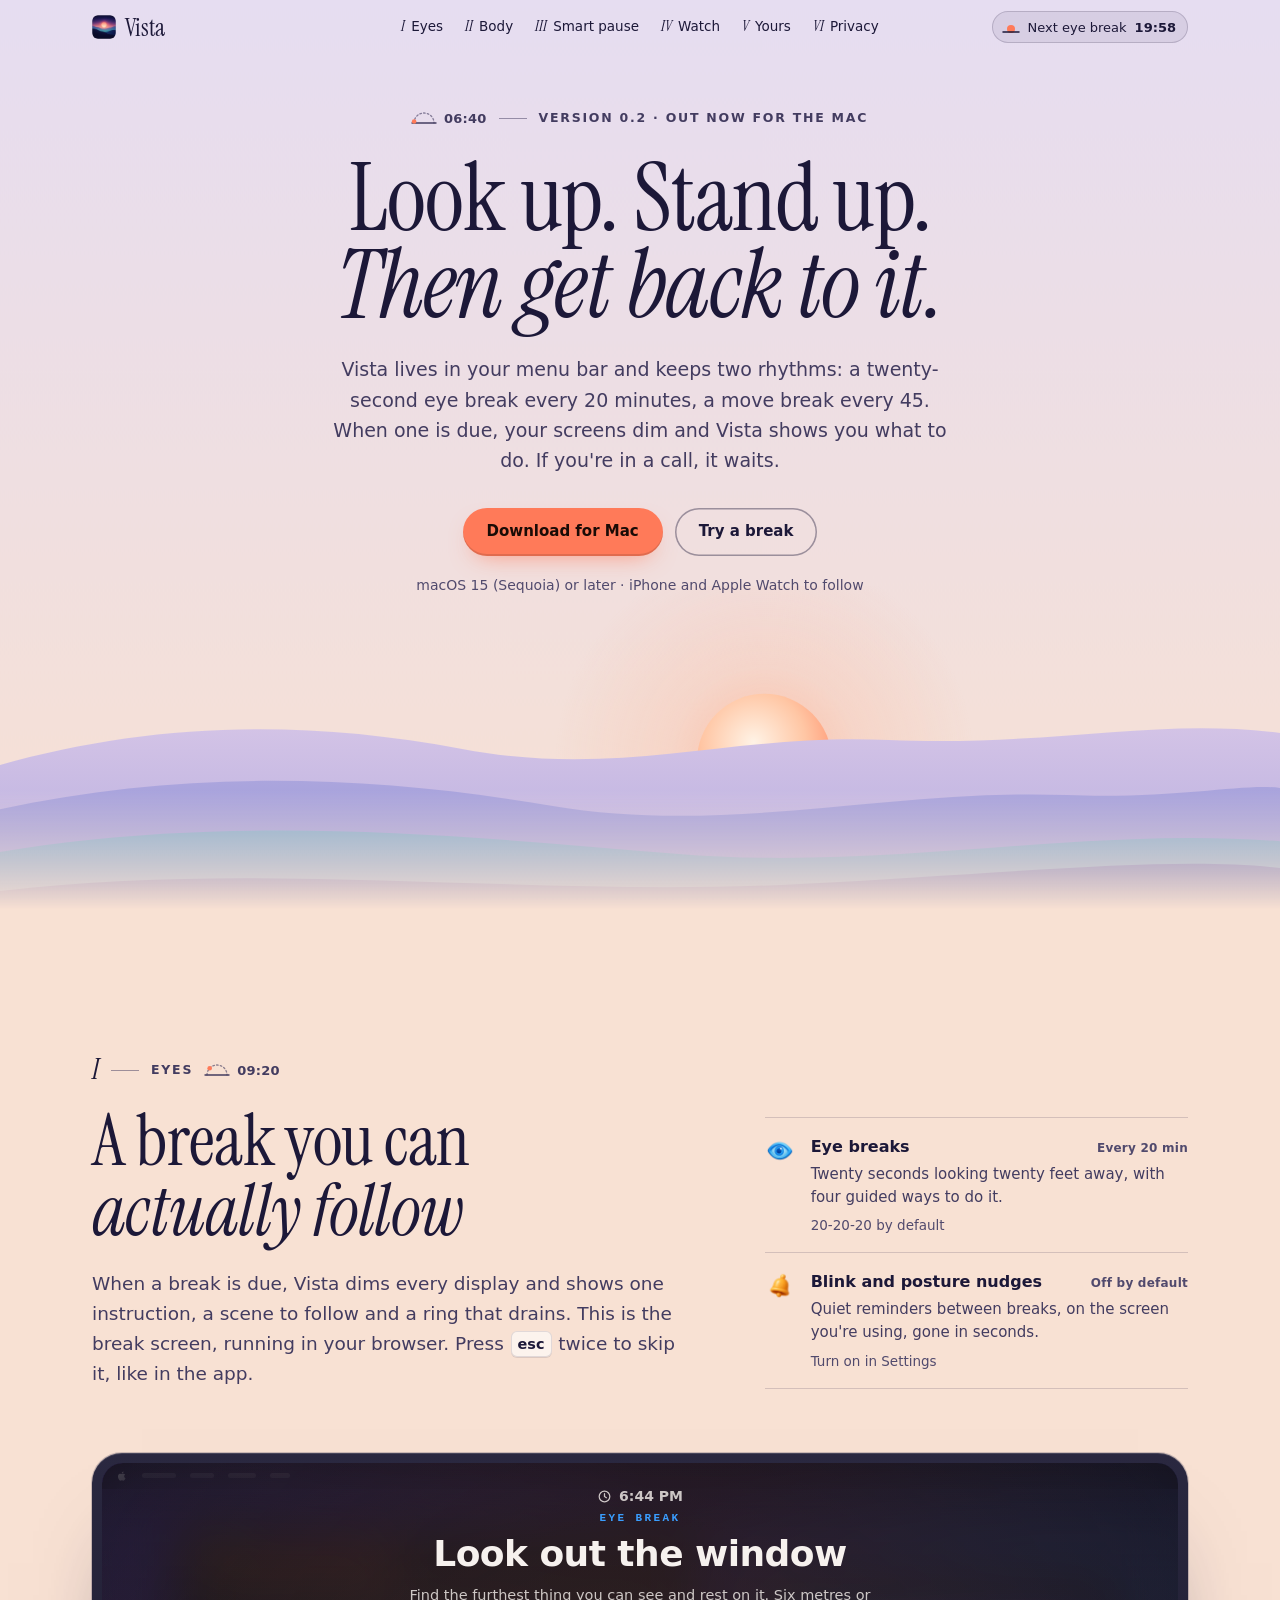
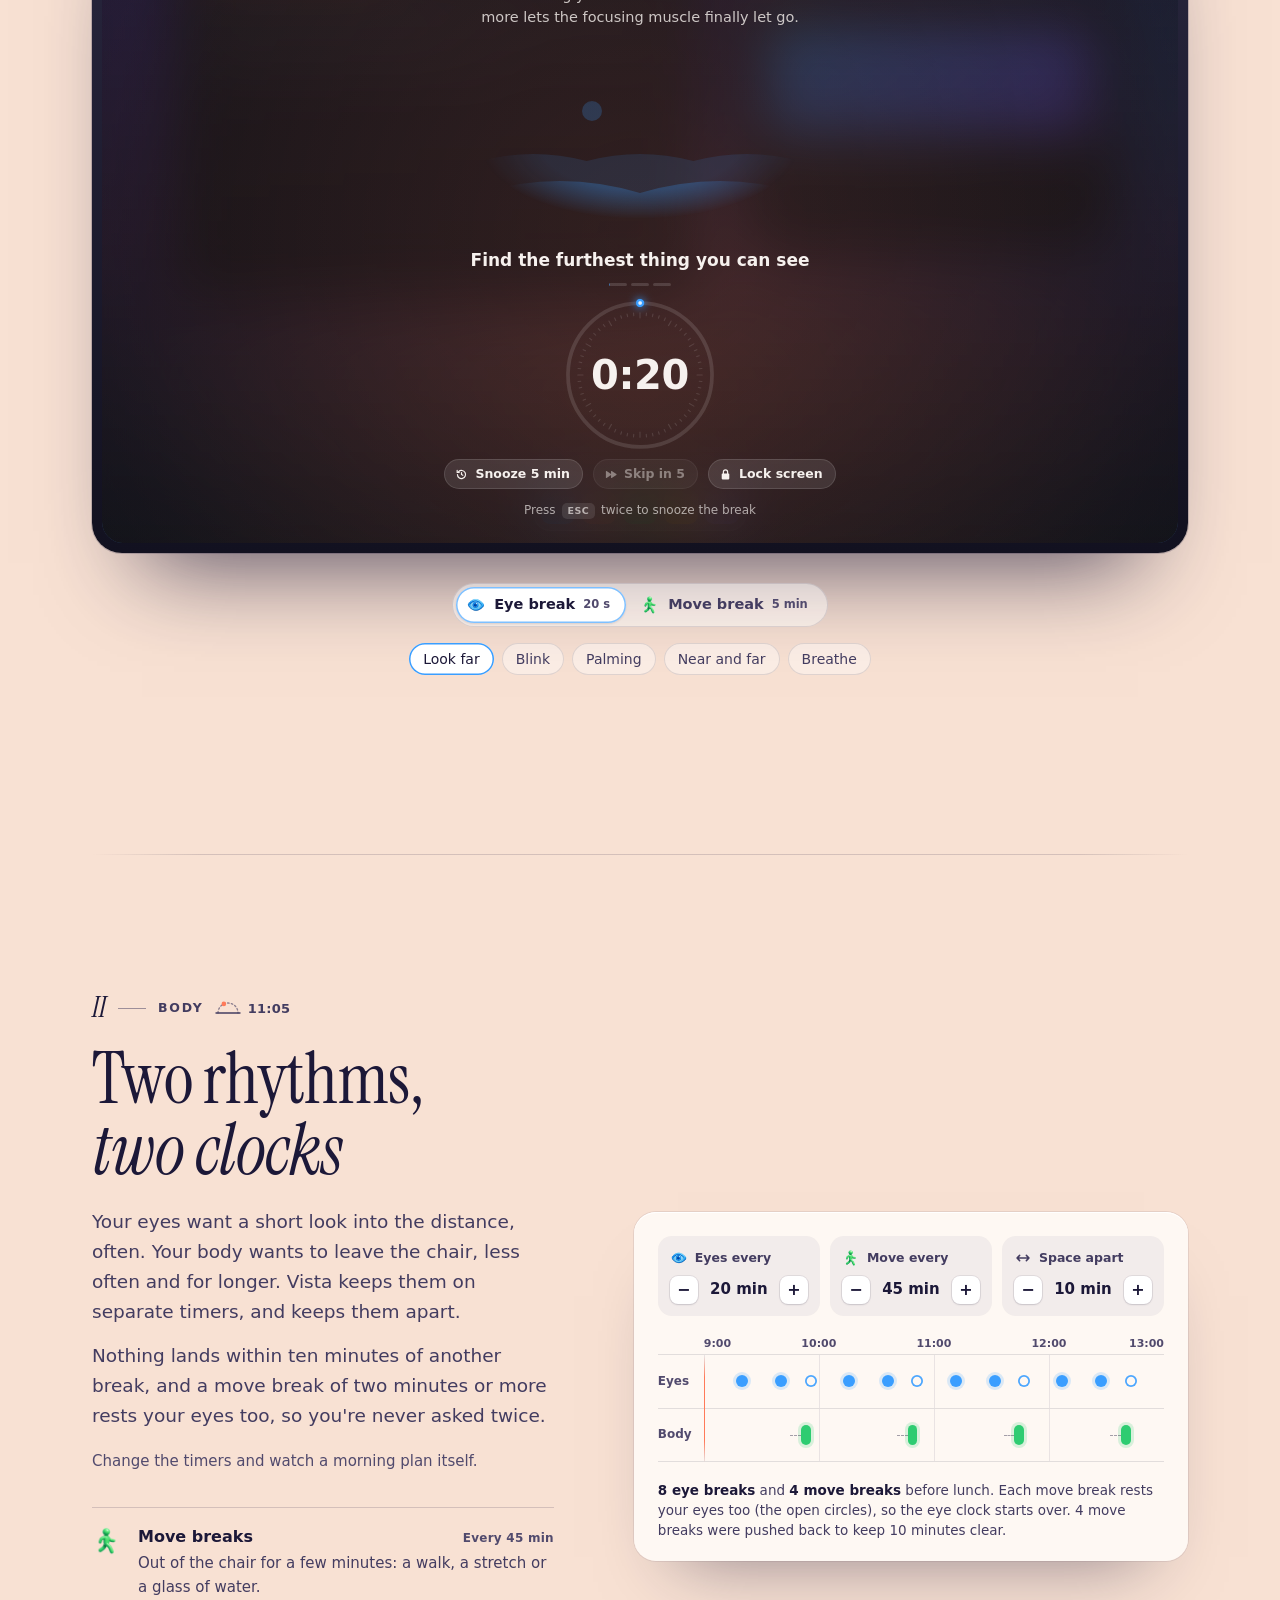
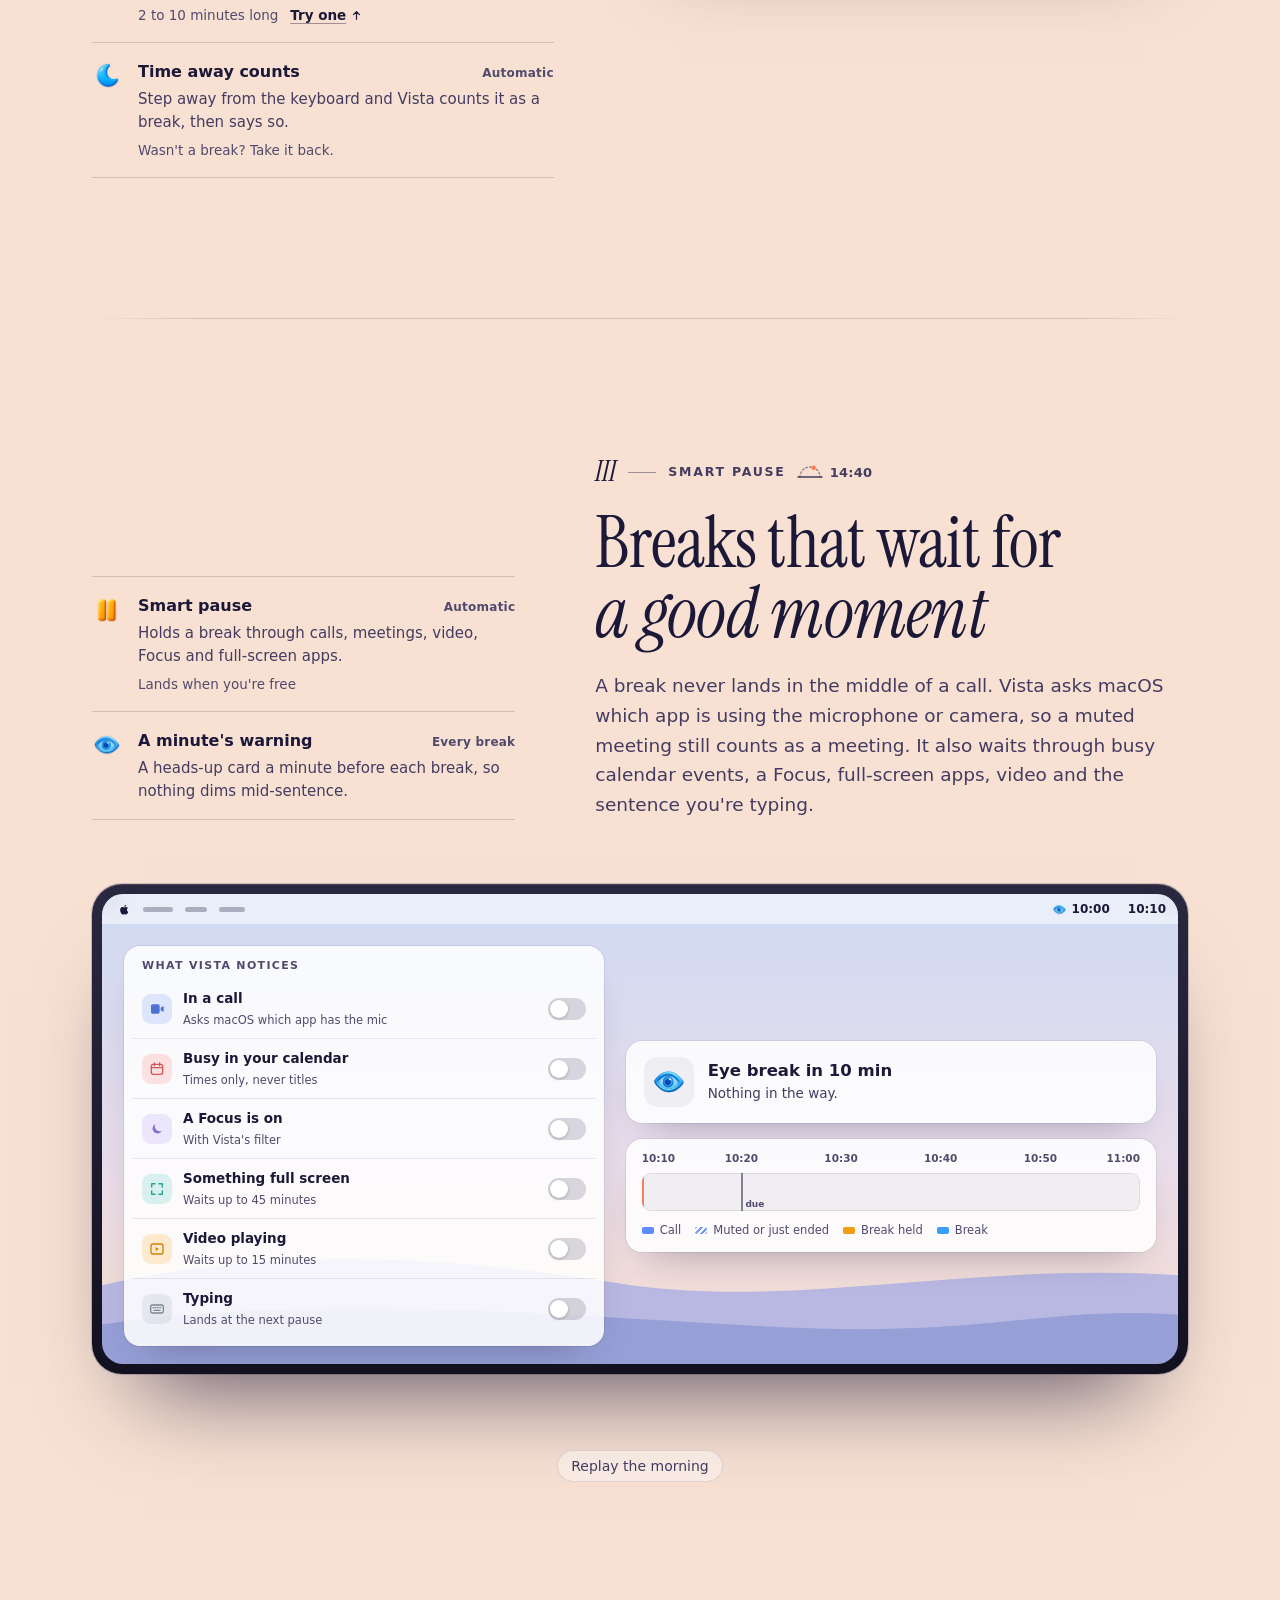
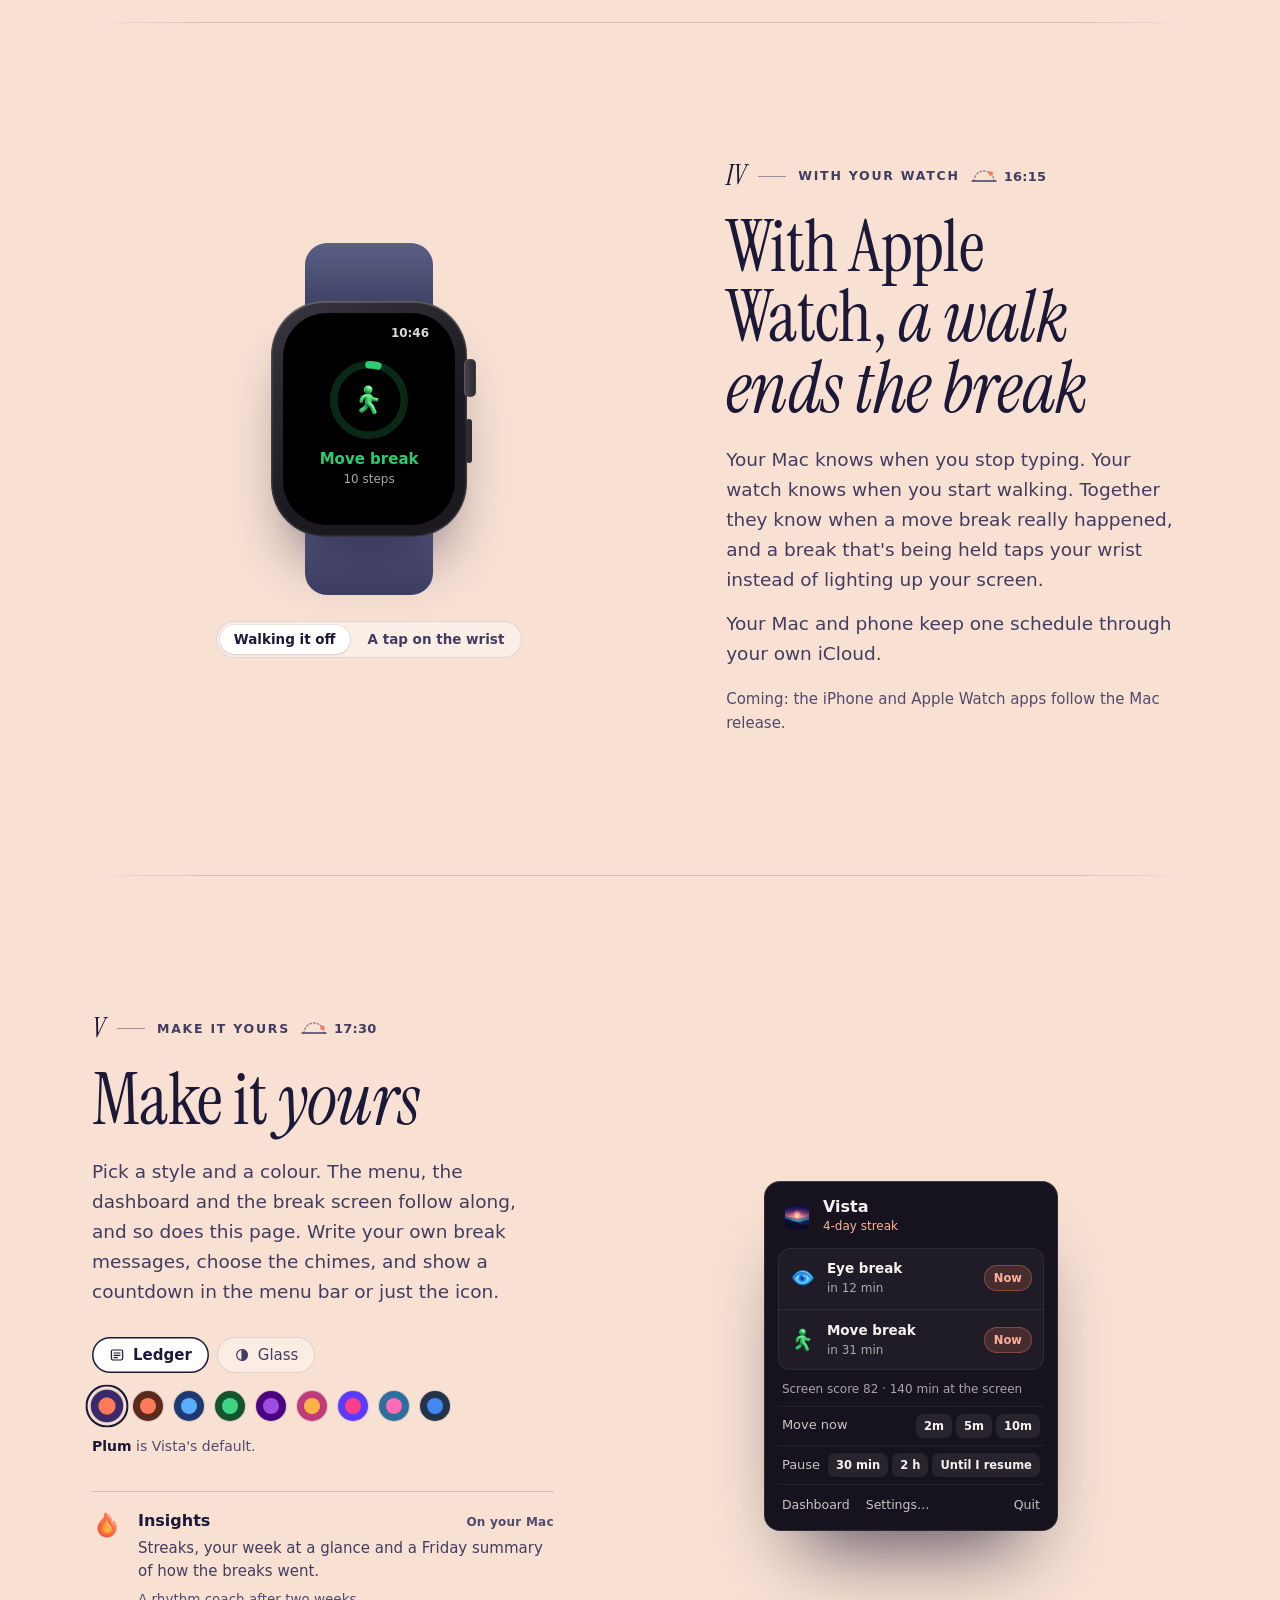
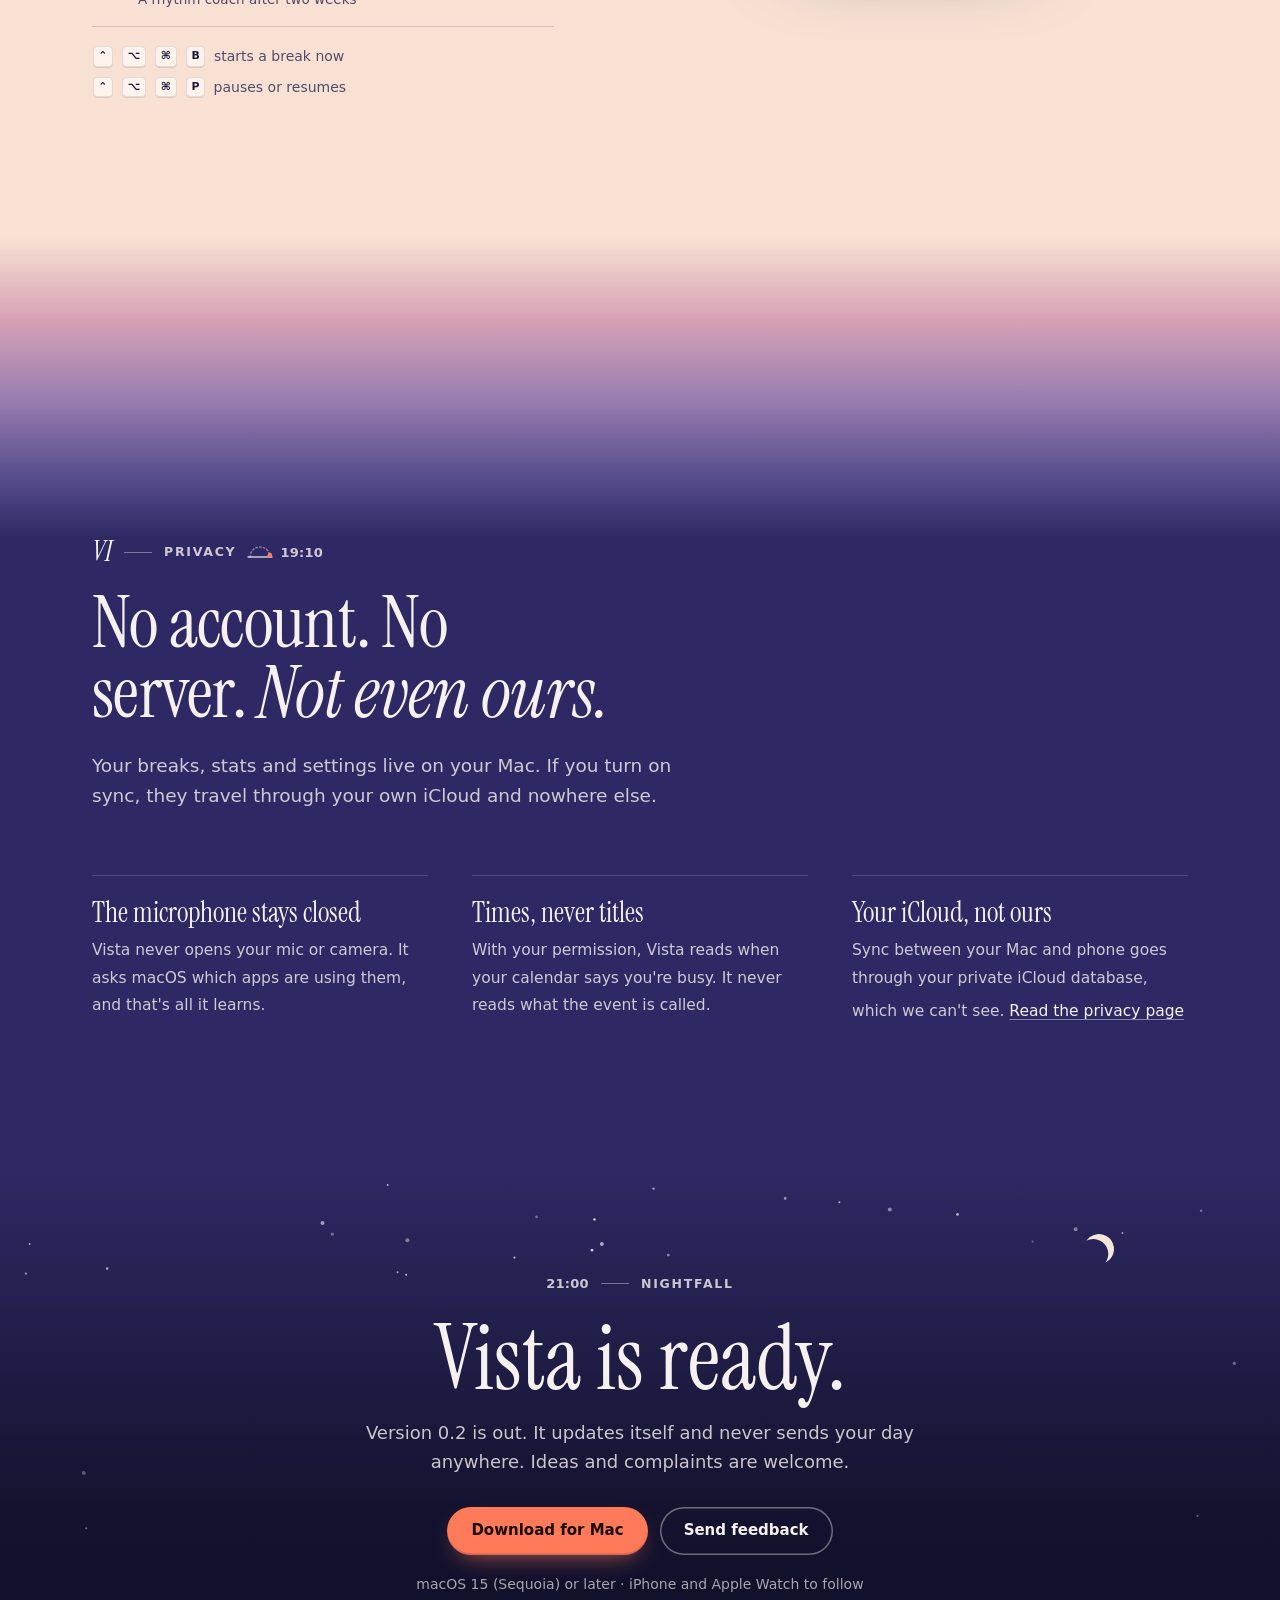
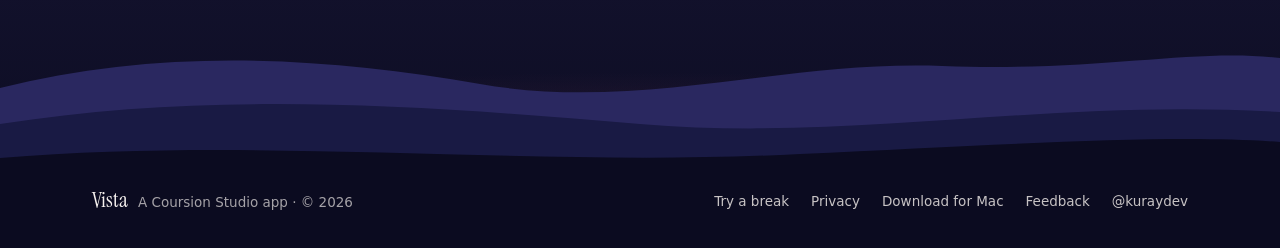
<file: index.html>
<!doctype html>
<html lang="en">
<head>
  <meta charset="utf-8" />
  <meta name="viewport" content="width=device-width, initial-scale=1" />
  <title>Vista — Eye and movement breaks for the Mac</title>
  <meta name="description" content="A menu bar app that keeps two break rhythms on separate clocks: rest your eyes every 20 minutes, leave your chair every 45. It dims your screens when a break is due, shows you what to do, and waits if you're in a call. For macOS 15 and later." />
  <link rel="canonical" href="https://vista.coursion.studio/" />
  <link rel="icon" type="image/png" href="img/favicon.png" />
  <link rel="apple-touch-icon" href="icon.png" />
  <link rel="preload" href="fonts/instrument-serif-latin-400-normal.woff2" as="font" type="font/woff2" crossorigin />
  <link rel="preload" href="fonts/instrument-serif-latin-400-italic.woff2" as="font" type="font/woff2" crossorigin />
  <link rel="stylesheet" href="site.css?v=0da3561ed3" />
  <link rel="stylesheet" href="home.css?v=4a53f33fbc" />
  <meta property="og:type" content="website" />
  <meta property="og:site_name" content="Vista" />
  <meta property="og:url" content="https://vista.coursion.studio/" />
  <meta property="og:title" content="Vista — Eye and movement breaks for the Mac" />
  <meta property="og:description" content="Two break rhythms on separate clocks: look into the distance every 20 minutes, leave your chair every 45. Vista dims your screens, shows you what to do, and waits if you're in a call. Out now for the Mac." />
  <meta property="og:image" content="https://vista.coursion.studio/img/og.png" />
  <meta property="og:image:width" content="1200" />
  <meta property="og:image:height" content="630" />
  <meta property="og:image:alt" content="Vista: a low sun over layered hills at first light, under the line Look up. Stand up. Then get back to it." />
  <meta name="twitter:card" content="summary_large_image" />
  <meta name="twitter:title" content="Vista — Eye and movement breaks for the Mac" />
  <meta name="twitter:description" content="Two break rhythms on separate clocks. Vista dims your screens, shows you what to do, and waits if you're in a call. Out now for the Mac." />
  <meta name="twitter:image" content="https://vista.coursion.studio/img/og.png" />
  <meta name="theme-color" content="#E6DDF1" />
  <script type="application/ld+json">
  {
    "@context": "https://schema.org",
    "@type": "SoftwareApplication",
    "name": "Vista",
    "url": "https://vista.coursion.studio/",
    "image": "https://vista.coursion.studio/icon.png",
    "applicationCategory": "HealthApplication",
    "operatingSystem": "macOS 15 or later",
    "description": "A menu bar app that keeps two break rhythms on separate clocks: eye breaks every 20 minutes and move breaks every 45, with guided exercises and breaks that wait through calls.",
    "publisher": { "@type": "Organization", "name": "Coursion Studio" }
  }
  </script>
  <script>document.documentElement.classList.add("js");window.__rv=setTimeout(function(){document.documentElement.classList.add("reveal-all")},4000);</script>
  <script defer src="site.js?v=c85df7e8a6"></script>
  <script defer src="home.js?v=261175e871"></script>
</head>
<body class="home">
  <a class="skip" href="#break">Skip to the break demo</a>
  <div class="sky" aria-hidden="true"><div class="sky-band"></div></div>

  <div class="nav js-nav">
    <div class="nav-sky" aria-hidden="true"><div class="sky-band"></div></div>
    <div class="nav-in">
      <a class="nav-brand" href="#top"><img src="img/vista-mark.webp" alt="" width="24" height="24" /><span>Vista</span></a>
      <nav class="nav-links" aria-label="Chapters">
        <a href="#break" data-spy="break"><i>I</i>Eyes</a>
        <a href="#rhythms" data-spy="rhythms"><i>II</i>Body</a>
        <a href="#pause" data-spy="pause"><i>III</i>Smart pause</a>
        <a href="#watch" data-spy="watch"><i>IV</i>Watch</a>
        <a href="#themes" data-spy="themes"><i>V</i>Yours</a>
        <a href="#private" data-spy="private"><i>VI</i>Privacy</a>
      </nav>
      <button class="pill js-pill" type="button" aria-label="Next eye break in 20 minutes. Take it now."><svg class="pill-sun" viewBox="0 0 18 11" aria-hidden="true"><circle class="sun" cx="9" cy="7" r="4"/><path class="hz" d="M1 10h16"/></svg><span class="pill-lbl js-pill-lbl">Next eye break</span><span class="pill-time js-pill-time">20:00</span></button>
    </div>
    <span class="nav-line" aria-hidden="true"></span>
  </div>

  <div class="look on-dark js-look" role="status" aria-live="polite" hidden>
    <div class="look-art" aria-hidden="true"><svg viewBox="0 0 66 66"><g class="sunw"><circle class="sun" cx="33" cy="35" r="11"/></g><path class="h1" d="M0 44C14 36 26 40 36 44S56 38 66 41V66H0Z"/><path class="h2" d="M0 54C18 48 34 56 48 52S62 48 66 50V66H0Z"/></svg><span class="look-time js-look-time">0:20</span></div>
    <p class="look-kicker">Eye break</p>
    <p class="look-title js-look-title">Look away for 20 seconds</p>
    <p class="look-d js-look-d">Find the furthest thing you can see and rest your eyes on it. This page will wait.</p>
    <button class="look-x js-look-close" type="button" aria-label="Dismiss"><svg viewBox="0 0 12 12" fill="none" stroke="currentColor" stroke-width="1.8" stroke-linecap="round" aria-hidden="true"><path d="M2 2l8 8M10 2l-8 8"/></svg></button>
  </div>

  <header id="top" class="hero reveal" data-sky="0">
    <div class="hero-copy container">
      <p class="mark rise"><time datetime="06:40"><svg viewBox="0 0 24 13" aria-hidden="true"><path class="arc" d="M2 11a10 10 0 0 1 20 0"/><path class="hz" d="M0 11h24"/><circle class="sun" cx="2.11" cy="9.5" r="2.3"/></svg>06:40</time><span class="dash"></span><span>Version 0.2 · out now for the Mac</span></p>
      <h1 class="rise" style="--d:.06s"><span>Look up. Stand up.</span> <em>Then get back to it.</em></h1>
      <p class="sub rise" style="--d:.14s">Vista lives in your menu bar and keeps two rhythms: a twenty-second eye break every 20 minutes, a move break every 45. When one is due, your screens dim and Vista shows you what to do. If you're in a call, it waits.</p>
      <div class="cta-row rise" style="--d:.2s">
        <a class="btn primary" href="https://github.com/Coursion-Studio/vista/releases/latest/download/Vista.dmg" data-download>Download for Mac</a>
        <a class="btn outline" href="#break">Try a break</a>
      </div>
      <p class="req-note rise" style="--d:.24s">macOS 15 (Sequoia) or later · iPhone and Apple Watch to follow</p>
    </div>
    <div class="land" aria-hidden="true">
      <div class="layer l-sun" style="--d:.1s"><svg viewBox="0 0 1440 420" preserveAspectRatio="xMidYMax slice"><defs><radialGradient id="hg"><stop offset="0" stop-color="#FFB08F" stop-opacity=".7"/><stop offset=".45" stop-color="#FFB08F" stop-opacity=".22"/><stop offset="1" stop-color="#FFB08F" stop-opacity="0"/></radialGradient><radialGradient id="hs" cx=".42" cy=".36" r=".7"><stop offset="0" stop-color="#FFF3E6"/><stop offset=".55" stop-color="#FFC6A4"/><stop offset="1" stop-color="#FF8D69"/></radialGradient></defs><circle cx="860" cy="246" r="236" fill="url(#hg)"/><circle cx="860" cy="246" r="76" fill="url(#hs)"/></svg></div>
      <div class="layer l-far" style="--d:.18s"><svg viewBox="0 0 1440 420" preserveAspectRatio="xMidYMax slice"><defs><linearGradient id="hf" x1="0" y1="0" x2="0" y2="1"><stop offset="0" stop-color="#D3C3E6"/><stop offset=".5" stop-color="#C2B6E2"/></linearGradient></defs><path fill="url(#hf)" d="M0 250C160 205 330 196 520 232C700 266 820 214 1000 222C1180 230 1300 196 1440 214V420H0Z"/></svg></div>
      <div class="layer l-mid" style="--d:.26s"><svg viewBox="0 0 1440 420" preserveAspectRatio="xMidYMax slice"><defs><linearGradient id="hm" x1="0" y1="0" x2="0" y2="1"><stop offset="0" stop-color="#ABA5DD"/><stop offset=".6" stop-color="#9C9AD8"/></linearGradient></defs><path fill="url(#hm)" d="M0 300C210 254 420 262 620 296C820 330 1000 276 1200 284C1320 289 1400 270 1440 276V420H0Z"/></svg></div>
      <div class="layer l-tea" style="--d:.34s"><svg viewBox="0 0 1440 420" preserveAspectRatio="xMidYMax slice"><defs><linearGradient id="ht" x1="0" y1="0" x2="0" y2="1"><stop offset="0" stop-color="#7FA9CC"/><stop offset=".7" stop-color="#7395C9"/></linearGradient></defs><path fill="url(#ht)" d="M0 348C260 304 520 330 760 350C1000 370 1220 318 1440 336V420H0Z"/></svg></div>
      <div class="layer l-near" style="--d:.42s"><svg viewBox="0 0 1440 420" preserveAspectRatio="xMidYMax slice"><defs><linearGradient id="hn" x1="0" y1="0" x2="0" y2="1"><stop offset="0" stop-color="#5F69B4"/><stop offset=".8" stop-color="#4E58A6"/></linearGradient></defs><path fill="url(#hn)" d="M0 392C300 356 600 400 900 384C1140 372 1320 352 1440 366V420H0Z"/></svg></div>
    </div>
  </header>

  <main>
    <section id="break" class="ch reveal" data-sky="1" aria-labelledby="break-title">
      <div class="container">
        <div class="ch-head">
          <div class="ch-copy">
            <p class="mark rise"><span class="num">I</span><span class="dash"></span><span>Eyes</span><time datetime="09:20"><svg viewBox="0 0 24 13" aria-hidden="true"><path class="arc" d="M2 11a10 10 0 0 1 20 0"/><path class="hz" d="M0 11h24"/><circle class="sun" cx="4.68" cy="4.19" r="2.3"/></svg>09:20</time></p>
            <h2 id="break-title" class="rise" style="--d:.05s">A break you can <em>actually follow</em></h2>
            <p class="lead rise" style="--d:.1s">When a break is due, Vista dims every display and shows one instruction, a scene to follow and a ring that drains. This is the break screen, running in your browser. Press <kbd>esc</kbd> twice to skip it, like in the app.</p>
          </div>
          <ul class="notes">
            <li class="note rise" style="--d:.12s"><img src="img/eye-break.webp" alt="" width="30" height="30" loading="lazy" /><div><p class="note-t"><b>Eye breaks</b><span class="tag">Every 20 min</span></p><p>Twenty seconds looking twenty feet away, with four guided ways to do it.</p><p class="note-f"><span>20-20-20 by default</span></p></div></li>
            <li class="note rise" style="--d:.16s"><img src="img/notifications.webp" alt="" width="30" height="30" loading="lazy" /><div><p class="note-t"><b>Blink and posture nudges</b><span class="tag">Off by default</span></p><p>Quiet reminders between breaks, on the screen you're using, gone in seconds.</p><p class="note-f"><span>Turn on in Settings</span></p></div></li>
          </ul>
        </div>

        <div class="display rise" style="--d:.1s">
          <div class="show brk on-dark js-brk" data-kind="eyes">
            <div class="brk-desk" aria-hidden="true">
              <div class="brk-menubar">
                <svg viewBox="0 0 24 24" fill="currentColor"><path d="M16.4 12.6c0-2.3 1.9-3.4 2-3.5-1.1-1.6-2.8-1.8-3.4-1.8-1.4-.1-2.8.9-3.5.9-.7 0-1.8-.9-3-.8-1.5 0-3 .9-3.8 2.3-1.6 2.8-.4 7 1.2 9.3.8 1.1 1.7 2.4 2.9 2.3 1.2 0 1.6-.7 3-.7s1.8.7 3 .7c1.3 0 2.1-1.1 2.8-2.3.9-1.3 1.3-2.6 1.3-2.6s-2.5-1-2.5-3.8zM14.1 5.8c.6-.8 1.1-1.8 1-2.8-.9 0-2 .6-2.7 1.4-.6.7-1.1 1.7-1 2.7 1 .1 2-.5 2.7-1.3z"/></svg>
                <i style="width:34px"></i><i style="width:24px"></i><i style="width:28px"></i><i style="width:20px"></i>
              </div>
              <div class="brk-win w1"><span class="ttl"></span><span class="ln"></span><span class="ln" style="width:70%"></span><span class="ln"></span><span class="ln" style="width:52%"></span><span class="ln"></span><span class="ln" style="width:64%"></span></div>
              <div class="brk-win w2"><span class="blk"></span><span class="ln"></span><span class="ln" style="width:60%"></span></div>
              <div class="brk-dock"><i style="--c:#3A9EFF"></i><i style="--c:#FF7A59"></i><i style="--c:#2ECC71"></i><i style="--c:#FEBC2E"></i><i style="--c:#A78BFA"></i></div>
            </div>
            <div class="brk-dim" aria-hidden="true"></div>
            <div class="brk-ui" role="group" aria-label="A live copy of Vista's break screen">
              <p class="brk-clock" aria-hidden="true"><svg viewBox="0 0 24 24" fill="none" stroke="currentColor" stroke-width="2" stroke-linecap="round"><circle cx="12" cy="12" r="8.5"/><path d="M12 7.5V12l3 2"/></svg><span class="js-brk-clock">9:41</span></p>
              <div class="brk-msg js-brk-msg">
                <p class="brk-kind js-brk-kind">Eye break</p>
                <h3 class="brk-head js-brk-head">Look out the window</h3>
                <p class="brk-detail js-brk-detail">Find the furthest thing you can see and rest on it. Six metres or more lets the focusing muscle finally let go.</p>
                <div class="brk-scene js-brk-scene" aria-hidden="true"></div>
                <p class="brk-step js-brk-step" aria-live="polite"><span class="brk-line">Find the furthest thing you can see</span></p>
                <div class="brk-pips js-brk-pips" aria-hidden="true"></div>
                <div class="brk-ring">
                  <svg viewBox="0 0 200 200" aria-hidden="true"><circle class="track" cx="100" cy="100" r="96"/><g class="dial js-brk-dial"></g><g class="arc"><circle class="prog js-brk-prog" cx="100" cy="100" r="96" pathLength="1"/><g class="head js-brk-head-dot"><circle class="dot" cx="196" cy="100" r="5.5"/><circle class="core" cx="196" cy="100" r="2.5"/></g></g></svg>
                  <span class="brk-time js-brk-time">0:20</span>
                </div>
              </div>
              <div class="brk-ctl">
                <div class="brk-btns">
                  <button type="button" class="brk-btn js-brk-snooze"><svg viewBox="0 0 24 24" fill="none" stroke="currentColor" stroke-width="2.2" stroke-linecap="round" stroke-linejoin="round" aria-hidden="true"><path d="M4.5 12a7.5 7.5 0 1 0 2.2-5.3"/><path d="M4 4.5v3.7h3.7"/><path d="M12 8.5V12l2.5 1.5"/></svg><span>Snooze 5 min</span></button>
                  <button type="button" class="brk-btn js-brk-skip"><svg viewBox="0 0 24 24" fill="currentColor" aria-hidden="true"><path d="M3.5 6.2v11.6a.8.8 0 0 0 1.2.7L13 13v4.8a.8.8 0 0 0 1.2.7l8.6-5.8a.8.8 0 0 0 0-1.4l-8.6-5.8a.8.8 0 0 0-1.2.7V11L4.7 5.5a.8.8 0 0 0-1.2.7z"/></svg><span class="js-brk-skip-label">Skip in 5</span></button>
                  <button type="button" class="brk-btn js-brk-lock"><svg viewBox="0 0 24 24" fill="currentColor" aria-hidden="true"><path d="M7 10V7.5a5 5 0 0 1 10 0V10h.5A1.5 1.5 0 0 1 19 11.5v8a1.5 1.5 0 0 1-1.5 1.5h-11A1.5 1.5 0 0 1 5 19.5v-8A1.5 1.5 0 0 1 6.5 10zm2.2 0h5.6V7.5a2.8 2.8 0 0 0-5.6 0z"/></svg><span>Lock screen</span></button>
                  <button type="button" class="brk-btn primary js-brk-done" hidden><span>Back to work</span></button>
                </div>
                <p class="brk-foot js-brk-foot"><span>Press</span><kbd class="brk-esc">esc</kbd><span class="js-brk-esc">twice to skip the break</span></p>
              </div>
            </div>
            <div class="brk-off js-brk-off" hidden>
              <p class="js-brk-off-msg">Skipped. Your desktop is back.</p>
              <button type="button" class="brk-btn primary js-brk-again"><span>Start it again</span></button>
            </div>
          </div>
        </div>

        <div class="below">
          <div class="kinds rise" style="--d:.14s" role="radiogroup" aria-label="Kind of break">
            <button type="button" class="kind" role="radio" aria-checked="true" data-kind="eyes"><img src="img/eye-break.webp" alt="" width="20" height="20" />Eye break<small>20 s</small></button>
            <button type="button" class="kind" role="radio" aria-checked="false" data-kind="body"><img src="img/move-break.webp" alt="" width="20" height="20" />Move break<small>5 min</small></button>
          </div>
          <div class="chips rise js-brk-chips" style="--d:.18s" role="group" aria-label="Exercises"></div>
          <p class="show-status js-brk-status" aria-live="polite"></p>
        </div>
      </div>
    </section>

    <section id="rhythms" class="ch reveal" data-sky="2" aria-labelledby="rhy-title">
      <div class="container ch-grid">
        <div class="ch-copy">
          <p class="mark rise"><span class="num">II</span><span class="dash"></span><span>Body</span><time datetime="11:05"><svg viewBox="0 0 24 13" aria-hidden="true"><path class="arc" d="M2 11a10 10 0 0 1 20 0"/><path class="hz" d="M0 11h24"/><circle class="sun" cx="7.84" cy="1.91" r="2.3"/></svg>11:05</time></p>
          <h2 id="rhy-title" class="rise" style="--d:.05s">Two rhythms, <em>two clocks</em></h2>
          <p class="lead rise" style="--d:.08s">Your eyes want a short look into the distance, often. Your body wants to leave the chair, less often and for longer. Vista keeps them on separate timers, and keeps them apart.</p>
          <p class="lead rise" style="--d:.1s">Nothing lands within ten minutes of another break, and a move break of two minutes or more rests your eyes too, so you're never asked twice.</p>
          <p class="aside rise" style="--d:.12s">Change the timers and watch a morning plan itself.</p>
          <ul class="notes">
            <li class="note rise" style="--d:.14s"><img src="img/move-break.webp" alt="" width="30" height="30" loading="lazy" /><div><p class="note-t"><b>Move breaks</b><span class="tag">Every 45 min</span></p><p>Out of the chair for a few minutes: a walk, a stretch or a glass of water.</p><p class="note-f"><span>2 to 10 minutes long</span><a class="see" href="#break" data-pick="body">Try one<svg viewBox="0 0 24 24" fill="none" stroke="currentColor" stroke-width="2.2" stroke-linecap="round" stroke-linejoin="round" aria-hidden="true"><path d="M12 19V5M6.5 10.5 12 5l5.5 5.5"/></svg></a></p></div></li>
            <li class="note rise" style="--d:.18s"><img src="img/away.webp" alt="" width="30" height="30" loading="lazy" /><div><p class="note-t"><b>Time away counts</b><span class="tag">Automatic</span></p><p>Step away from the keyboard and Vista counts it as a break, then says so.</p><p class="note-f"><span>Wasn't a break? Take it back.</span></p></div></li>
          </ul>
        </div>
        <div class="ch-stage">
          <div class="paper rhy rise js-rhy" style="--d:.08s">
            <div class="rhy-ctl">
              <div class="rhy-step" data-kind="eyes">
                <span class="rhy-lbl"><img src="img/eye-break.webp" alt="" width="18" height="18" />Eyes every</span>
                <span class="rhy-stepper"><button type="button" class="js-rhy-dec" aria-label="Shorter interval between eye breaks">−</button><output class="js-rhy-val" aria-live="polite">20 min</output><button type="button" class="js-rhy-inc" aria-label="Longer interval between eye breaks">+</button></span>
              </div>
              <div class="rhy-step" data-kind="body">
                <span class="rhy-lbl"><img src="img/move-break.webp" alt="" width="18" height="18" />Move every</span>
                <span class="rhy-stepper"><button type="button" class="js-rhy-dec" aria-label="Shorter interval between move breaks">−</button><output class="js-rhy-val" aria-live="polite">45 min</output><button type="button" class="js-rhy-inc" aria-label="Longer interval between move breaks">+</button></span>
              </div>
              <div class="rhy-step" data-kind="gap">
                <span class="rhy-lbl"><svg viewBox="0 0 24 24" fill="none" stroke="currentColor" stroke-width="2" stroke-linecap="round" stroke-linejoin="round" aria-hidden="true"><path d="M4 12h16M7.5 8.5 4 12l3.5 3.5M16.5 8.5 20 12l-3.5 3.5"/></svg>Space apart</span>
                <span class="rhy-stepper"><button type="button" class="js-rhy-dec" aria-label="Less space between breaks">−</button><output class="js-rhy-val" aria-live="polite">10 min</output><button type="button" class="js-rhy-inc" aria-label="More space between breaks">+</button></span>
              </div>
            </div>
            <div class="rhy-chart js-rhy-chart" aria-hidden="true">
              <div class="rhy-hours js-rhy-hours"></div>
              <div class="rhy-lane" data-lane="eyes"><span class="rhy-name">Eyes</span><div class="rhy-track js-rhy-eyes"></div></div>
              <div class="rhy-lane" data-lane="body"><span class="rhy-name">Body</span><div class="rhy-track js-rhy-body"></div></div>
              <span class="rhy-head js-rhy-head"></span>
            </div>
            <p class="rhy-sum js-rhy-sum" aria-live="polite"></p>
          </div>
        </div>
      </div>
    </section>

    <section id="pause" class="ch reveal" data-sky="3" aria-labelledby="pause-title">
      <div class="container">
        <div class="ch-head flip">
          <div class="ch-copy">
            <p class="mark rise"><span class="num">III</span><span class="dash"></span><span>Smart pause</span><time datetime="14:40"><svg viewBox="0 0 24 13" aria-hidden="true"><path class="arc" d="M2 11a10 10 0 0 1 20 0"/><path class="hz" d="M0 11h24"/><circle class="sun" cx="15.65" cy="1.69" r="2.3"/></svg>14:40</time></p>
            <h2 id="pause-title" class="rise" style="--d:.05s">Breaks that wait for <em>a good moment</em></h2>
            <p class="lead rise" style="--d:.1s">A break never lands in the middle of a call. Vista asks macOS which app is using the microphone or camera, so a muted meeting still counts as a meeting. It also waits through busy calendar events, a Focus, full-screen apps, video and the sentence you're typing.</p>
          </div>
          <ul class="notes">
            <li class="note rise" style="--d:.12s"><img src="img/pause.webp" alt="" width="30" height="30" loading="lazy" /><div><p class="note-t"><b>Smart pause</b><span class="tag">Automatic</span></p><p>Holds a break through calls, meetings, video, Focus and full-screen apps.</p><p class="note-f"><span>Lands when you're free</span></p></div></li>
            <li class="note rise" style="--d:.16s"><img src="img/eye-break.webp" alt="" width="30" height="30" loading="lazy" /><div><p class="note-t"><b>A minute's warning</b><span class="tag">Every break</span></p><p>A heads-up card a minute before each break, so nothing dims mid-sentence.</p></div></li>
          </ul>
        </div>

        <div class="display rise" style="--d:.1s">
          <div class="show sp js-sp">
            <div class="sp-bar" aria-hidden="true">
              <svg class="sp-apple" viewBox="0 0 24 24" fill="currentColor"><path d="M16.4 12.6c0-2.3 1.9-3.4 2-3.5-1.1-1.6-2.8-1.8-3.4-1.8-1.4-.1-2.8.9-3.5.9-.7 0-1.8-.9-3-.8-1.5 0-3 .9-3.8 2.3-1.6 2.8-.4 7 1.2 9.3.8 1.1 1.7 2.4 2.9 2.3 1.2 0 1.6-.7 3-.7s1.8.7 3 .7c1.3 0 2.1-1.1 2.8-2.3.9-1.3 1.3-2.6 1.3-2.6s-2.5-1-2.5-3.8zM14.1 5.8c.6-.8 1.1-1.8 1-2.8-.9 0-2 .6-2.7 1.4-.6.7-1.1 1.7-1 2.7 1 .1 2-.5 2.7-1.3z"/></svg>
              <i style="width:30px"></i><i style="width:22px"></i><i style="width:26px"></i>
              <span class="sp-sp"></span>
              <span class="sp-mic js-sp-mic"><svg viewBox="0 0 24 24" fill="currentColor"><path d="M12 3a3 3 0 0 0-3 3v6a3 3 0 0 0 6 0V6a3 3 0 0 0-3-3zm-6.5 8.5a.9.9 0 0 1 1.8 0 4.7 4.7 0 0 0 9.4 0 .9.9 0 0 1 1.8 0 6.5 6.5 0 0 1-5.6 6.4V20h2.3a.9.9 0 0 1 0 1.8H8.8a.9.9 0 0 1 0-1.8h2.3v-2.1a6.5 6.5 0 0 1-5.6-6.4z"/></svg></span>
              <span class="sp-item"><img src="img/eye-break.webp" alt="" width="15" height="15" /><b class="js-sp-menu">6:00</b></span>
              <span class="sp-clock js-sp-clock">10:14</span>
            </div>
            <div class="sp-body">
              <div class="sp-panel sp-sensors">
                <p class="sp-cap">What Vista notices</p>
                <ul class="sp-list js-sp-list"></ul>
              </div>
              <div class="sp-side">
                <div class="sp-panel sp-card js-sp-card" data-state="waiting">
                  <span class="sp-glyph"><img src="img/eye-break.webp" alt="" width="40" height="40" /></span>
                  <div class="sp-copy">
                    <b class="js-sp-title">Eye break in 6 min</b>
                    <span class="js-sp-why">Nothing in the way.</span>
                  </div>
                </div>
                <div class="sp-panel sp-time">
                  <div class="sp-axis js-sp-axis"></div>
                  <div class="sp-track js-sp-track"><span class="sp-due js-sp-due"></span><span class="sp-play js-sp-play"></span></div>
                  <div class="sp-legend"><span class="lg-call">Call</span><span class="lg-grace">Muted or just ended</span><span class="lg-hold">Break held</span><span class="lg-land">Break</span></div>
                </div>
              </div>
            </div>
            <div class="sp-land on-dark js-sp-land" aria-hidden="true">
              <div class="sp-land-in">
                <p class="brk-kind">Eye break</p>
                <h3>Look out the window</h3>
                <div class="sp-mini-ring"><svg viewBox="0 0 100 100"><circle class="track" cx="50" cy="50" r="46"/><circle class="prog js-sp-prog" cx="50" cy="50" r="46" pathLength="1"/></svg><span class="js-sp-count">0:20</span></div>
              </div>
            </div>
          </div>
        </div>

        <div class="below">
          <p class="show-status js-sp-status" aria-live="polite"></p>
          <button type="button" class="chip-q replay js-sp-replay">Replay the morning</button>
        </div>
      </div>
    </section>

    <section id="watch" class="ch reveal" data-sky="4" aria-labelledby="watch-title">
      <div class="container ch-grid flip">
        <div class="ch-copy">
          <p class="mark rise"><span class="num">IV</span><span class="dash"></span><span>With your watch</span><time datetime="16:15"><svg viewBox="0 0 24 13" aria-hidden="true"><path class="arc" d="M2 11a10 10 0 0 1 20 0"/><path class="hz" d="M0 11h24"/><circle class="sun" cx="18.67" cy="3.55" r="2.3"/></svg>16:15</time></p>
          <h2 id="watch-title" class="rise" style="--d:.05s">With Apple Watch, <em>a walk ends the break</em></h2>
          <p class="lead rise" style="--d:.08s">Your Mac knows when you stop typing. Your watch knows when you start walking. Together they know when a move break really happened, and a break that's being held taps your wrist instead of lighting up your screen.</p>
          <p class="lead rise" style="--d:.1s">Your Mac and phone keep one schedule through your own iCloud.</p>
          <p class="aside rise" style="--d:.12s">Coming: the iPhone and Apple Watch apps follow the Mac release.</p>
        </div>
        <div class="ch-stage">
          <div class="watch-stage rise js-watch" style="--d:.08s" data-view="walk">
            <div class="watch" aria-hidden="true">
              <span class="watch-crown"></span>
              <span class="watch-btn"></span>
              <div class="watch-screen">
                <div class="wv wv-walk">
                  <p class="wv-time">10:46</p>
                  <div class="wv-ring"><svg viewBox="0 0 100 100"><circle class="track" cx="50" cy="50" r="42"/><circle class="prog js-watch-prog" cx="50" cy="50" r="42" pathLength="1"/></svg><img src="img/move-break.webp" alt="" width="34" height="34" /></div>
                  <b class="js-watch-title">Move break</b>
                  <span class="js-watch-steps">0 steps</span>
                </div>
                <div class="wv wv-tap">
                  <p class="wv-time">11:20</p>
                  <span class="wv-glyph"><img src="img/eye-break.webp" alt="" width="40" height="40" /></span>
                  <b>Eye break waiting</b>
                  <span>Lands when your call ends</span>
                </div>
              </div>
              <span class="watch-ripple"></span>
            </div>
            <div class="seg watch-pick" role="radiogroup" aria-label="Watch moment">
              <button type="button" role="radio" aria-checked="true" data-view="walk">Walking it off</button>
              <button type="button" role="radio" aria-checked="false" data-view="tap">A tap on the wrist</button>
            </div>
          </div>
        </div>
      </div>
    </section>

    <section id="themes" class="ch reveal" data-sky="5" aria-labelledby="themes-title">
      <div class="container ch-grid">
        <div class="ch-copy">
          <p class="mark rise"><span class="num">V</span><span class="dash"></span><span>Make it yours</span><time datetime="17:30"><svg viewBox="0 0 24 13" aria-hidden="true"><path class="arc" d="M2 11a10 10 0 0 1 20 0"/><path class="hz" d="M0 11h24"/><circle class="sun" cx="20.47" cy="5.69" r="2.3"/></svg>17:30</time></p>
          <h2 id="themes-title" class="rise" style="--d:.05s">Make it <em>yours</em></h2>
          <p class="lead rise" style="--d:.08s">Pick a style and a colour. The menu, the dashboard and the break screen follow along, and so does this page. Write your own break messages, choose the chimes, and show a countdown in the menu bar or just the icon.</p>
          <div class="materials rise" style="--d:.1s" role="radiogroup" aria-label="Style">
            <button type="button" class="mat" role="radio" aria-checked="true" data-style="ledger"><svg viewBox="0 0 24 24" fill="none" stroke="currentColor" stroke-width="1.8" stroke-linecap="round" aria-hidden="true"><rect x="3.5" y="4.5" width="17" height="15" rx="2.5"/><path d="M7.5 9h9M7.5 12.5h9M7.5 16h5"/></svg>Ledger</button>
            <button type="button" class="mat" role="radio" aria-checked="false" data-style="glass"><svg viewBox="0 0 24 24" fill="none" stroke="currentColor" stroke-width="1.8" aria-hidden="true"><circle cx="12" cy="12" r="8"/><path d="M12 4a8 8 0 0 1 0 16z" fill="currentColor"/></svg>Glass</button>
          </div>
          <div class="swatches rise js-swatches" style="--d:.12s" role="radiogroup" aria-label="Colour"></div>
          <p class="swatch-name js-swatch-name" aria-live="polite"></p>
          <ul class="notes">
            <li class="note rise" style="--d:.14s"><img src="img/streak.webp" alt="" width="30" height="30" loading="lazy" /><div><p class="note-t"><b>Insights</b><span class="tag">On your Mac</span></p><p>Streaks, your week at a glance and a Friday summary of how the breaks went.</p><p class="note-f"><span>A rhythm coach after two weeks</span></p></div></li>
          </ul>
          <p class="keys rise" style="--d:.16s"><span><span class="combo"><kbd>⌃</kbd><kbd>⌥</kbd><kbd>⌘</kbd><kbd>B</kbd></span> starts a break now</span><span><span class="combo"><kbd>⌃</kbd><kbd>⌥</kbd><kbd>⌘</kbd><kbd>P</kbd></span> pauses or resumes</span></p>
        </div>
        <div class="ch-stage">
          <div class="theme-stage rise" style="--d:.08s">
            <div class="mb on-dark js-mb" data-mat="ledger" aria-hidden="true">
              <div class="mb-head">
                <img src="img/vista-icon.webp" alt="" width="30" height="30" />
                <span><b>Vista</b><small>4-day streak</small></span>
              </div>
              <div class="mb-group">
                <div class="mb-row"><img src="img/eye-break.webp" alt="" width="26" height="26" /><span><b>Eye break</b><small>in 12 min</small></span><em>Now</em></div>
                <div class="mb-row"><img src="img/move-break.webp" alt="" width="26" height="26" /><span><b>Move break</b><small>in 31 min</small></span><em>Now</em></div>
              </div>
              <p class="mb-score">Screen score 82 · 140 min at the screen</p>
              <div class="mb-line"><span>Move now</span><span class="mb-pills"><i>2m</i><i>5m</i><i>10m</i></span></div>
              <div class="mb-line"><span>Pause</span><span class="mb-pills"><i>30 min</i><i>2 h</i><i>Until I resume</i></span></div>
              <div class="mb-foot"><span>Dashboard</span><span>Settings…</span><span>Quit</span></div>
            </div>
          </div>
        </div>
      </div>
    </section>

    <section id="private" class="ch dusk on-dark reveal" data-sky="6" aria-labelledby="private-title">
      <i class="dark-from js-dark-from" aria-hidden="true"></i>
      <div class="container">
        <div class="ch-copy">
          <p class="mark rise"><span class="num">VI</span><span class="dash"></span><span>Privacy</span><time datetime="19:10"><svg viewBox="0 0 24 13" aria-hidden="true"><path class="arc" d="M2 11a10 10 0 0 1 20 0"/><path class="hz" d="M0 11h24"/><circle class="sun" cx="21.83" cy="9.14" r="2.3"/></svg>19:10</time></p>
          <h2 id="private-title" class="rise" style="--d:.05s">No account. No server. <em>Not even ours.</em></h2>
          <p class="lead rise" style="--d:.08s">Your breaks, stats and settings live on your Mac. If you turn on sync, they travel through your own iCloud and nowhere else.</p>
        </div>
        <ul class="trust">
          <li class="rise" style="--d:.1s"><b>The microphone stays closed</b><span>Vista never opens your mic or camera. It asks macOS which apps are using them, and that's all it learns.</span></li>
          <li class="rise" style="--d:.14s"><b>Times, never titles</b><span>With your permission, Vista reads when your calendar says you're busy. It never reads what the event is called.</span></li>
          <li class="rise" style="--d:.18s"><b>Your iCloud, not ours</b><span>Sync between your Mac and phone goes through your private iCloud database, which we can't see. <a class="inline" href="privacy.html">Read the privacy page</a></span></li>
        </ul>
      </div>
    </section>
  </main>

  <footer class="night on-dark" data-sky="7">
    <div class="stars" aria-hidden="true"><svg viewBox="0 0 1440 400" preserveAspectRatio="xMidYMin slice"><circle class="tw" cx="470" cy="57" r="1.3" opacity="0.34"/><circle cx="1176" cy="38" r="1.1" opacity="0.35"/><circle cx="731" cy="20" r="1.0" opacity="0.56"/><circle cx="94" cy="190" r="0.8" opacity="0.44"/><circle cx="838" cy="28" r="1.1" opacity="0.54"/><circle class="tw" cx="1396" cy="23" r="1.6" opacity="0.4"/><circle cx="978" cy="41" r="1.1" opacity="0.65"/><circle cx="99" cy="27" r="0.8" opacity="0.59"/><circle cx="523" cy="88" r="0.8" opacity="0.61"/><circle cx="1402" cy="46" r="1.0" opacity="0.4"/><circle class="tw" cx="120" cy="188" r="1.6" opacity="0.53"/><circle cx="1351" cy="161" r="1.3" opacity="0.27"/><circle cx="1270" cy="120" r="1.0" opacity="0.42"/><circle cx="1312" cy="168" r="0.8" opacity="0.4"/><circle cx="1173" cy="286" r="0.9" opacity="0.33"/><circle class="tw" cx="1411" cy="228" r="1.0" opacity="0.49"/><circle cx="224" cy="65" r="0.8" opacity="0.62"/><circle cx="27" cy="276" r="0.8" opacity="0.23"/><circle cx="16" cy="143" r="0.9" opacity="0.5"/><circle cx="462" cy="48" r="1.6" opacity="0.57"/><circle class="tw" cx="87" cy="298" r="1.6" opacity="0.37"/><circle cx="636" cy="43" r="1.1" opacity="0.35"/><circle cx="10" cy="57" r="0.7" opacity="0.78"/><circle cx="882" cy="31" r="0.8" opacity="0.65"/><circle cx="221" cy="89" r="0.9" opacity="0.56"/><circle class="tw" cx="683" cy="45" r="1.0" opacity="0.82"/><circle cx="132" cy="41" r="0.9" opacity="0.7"/><circle cx="743" cy="74" r="1.1" opacity="0.47"/><circle cx="923" cy="37" r="1.6" opacity="0.46"/><circle cx="531" cy="62" r="1.6" opacity="0.42"/><circle class="tw" cx="287" cy="85" r="1.0" opacity="0.63"/><circle cx="515" cy="17" r="0.7" opacity="0.76"/><circle cx="681" cy="70" r="1.1" opacity="0.76"/><circle cx="1413" cy="316" r="0.9" opacity="0.16"/><circle cx="155" cy="159" r="0.9" opacity="0.32"/><circle class="tw" cx="1203" cy="162" r="1.3" opacity="0.37"/><circle cx="180" cy="133" r="1.3" opacity="0.57"/><circle cx="689" cy="65" r="1.6" opacity="0.61"/><circle cx="133" cy="313" r="1.3" opacity="0.23"/><circle cx="1039" cy="63" r="0.8" opacity="0.32"/><circle class="tw" cx="1341" cy="58" r="1.1" opacity="0.37"/><circle cx="30" cy="321" r="1.3" opacity="0.16"/><circle cx="1074" cy="53" r="1.6" opacity="0.41"/><circle cx="1251" cy="17" r="0.8" opacity="0.49"/><circle cx="196" cy="301" r="0.9" opacity="0.36"/><circle class="tw" cx="1257" cy="50" r="0.8" opacity="0.58"/><circle cx="37" cy="150" r="0.8" opacity="0.49"/><circle cx="1112" cy="56" r="0.8" opacity="0.54"/><circle cx="161" cy="188" r="0.8" opacity="0.29"/><circle cx="70" cy="39" r="1.0" opacity="0.61"/><circle class="tw" cx="1347" cy="233" r="0.9" opacity="0.47"/><circle cx="1278" cy="73" r="1.0" opacity="0.37"/><circle cx="183" cy="150" r="0.7" opacity="0.51"/><circle cx="618" cy="76" r="0.9" opacity="0.67"/><circle cx="1284" cy="58" r="1.3" opacity="0.63"/><circle class="tw" cx="530" cy="90" r="0.8" opacity="0.73"/><circle cx="1416" cy="276" r="0.8" opacity="0.35"/><circle cx="1422" cy="138" r="1.0" opacity="0.34"/><circle cx="38" cy="186" r="1.0" opacity="0.47"/><circle cx="170" cy="304" r="0.8" opacity="0.37"/><circle class="tw" cx="159" cy="94" r="0.7" opacity="0.7"/><circle cx="268" cy="251" r="1.6" opacity="0.3"/><circle cx="1304" cy="272" r="0.9" opacity="0.27"/><circle cx="270" cy="296" r="0.9" opacity="0.37"/></svg></div>
    <span class="moon" aria-hidden="true"></span>
    <div id="soon" class="evening reveal">
      <div class="container">
        <p class="mark rise"><time datetime="21:00">21:00</time><span class="dash"></span><span>Nightfall</span></p>
        <h2 class="rise" style="--d:.05s">Vista is ready.</h2>
        <p class="lede rise" style="--d:.1s">Version 0.2 is out. It updates itself and never sends your day anywhere. Ideas and complaints are welcome.</p>
        <div class="cta-row rise" style="--d:.14s">
          <a class="btn primary" href="https://github.com/Coursion-Studio/vista/releases/latest/download/Vista.dmg" data-download>Download for Mac</a>
          <a class="btn outline" href="mailto:feedback@coursion.studio?subject=Vista">Send feedback</a>
        </div>
        <p class="req-note rise" style="--d:.18s">macOS 15 (Sequoia) or later · iPhone and Apple Watch to follow</p>
      </div>
    </div>
    <div class="night-hills" aria-hidden="true"><svg viewBox="0 0 1440 190" preserveAspectRatio="none"><defs><radialGradient id="ng" cx=".5" cy="1" r=".6"><stop offset="0" stop-color="#FF8A6A" stop-opacity=".38"/><stop offset=".5" stop-color="#C2577A" stop-opacity=".12"/><stop offset="1" stop-color="#C2577A" stop-opacity="0"/></radialGradient></defs><rect width="1440" height="190" fill="url(#ng)"/><path fill="#2A2860" d="M0 92C180 52 360 60 540 88C720 116 880 64 1060 70C1240 76 1340 52 1440 62V190H0Z"/><path fill="#191A44" d="M0 128C240 94 480 110 720 128C960 146 1180 102 1440 116V190H0Z"/><path fill="#0B0B20" d="M0 162C300 140 600 172 900 158C1140 148 1320 138 1440 146V190H0Z"/></svg></div>
    <div class="night-base">
      <div class="container">
        <span class="who"><b>Vista</b><span>A Coursion Studio app · © 2026</span></span>
        <nav class="night-links" aria-label="Footer">
          <a href="#break">Try a break</a>
          <a href="privacy.html">Privacy</a>
          <a href="https://github.com/Coursion-Studio/vista/releases/latest/download/Vista.dmg" data-download>Download for Mac</a>
          <a href="mailto:feedback@coursion.studio?subject=Vista">Feedback</a>
          <a href="https://x.com/kuraydev" target="_blank" rel="noopener">@kuraydev</a>
        </nav>
      </div>
    </div>
  </footer>
</body>
</html>
</file>
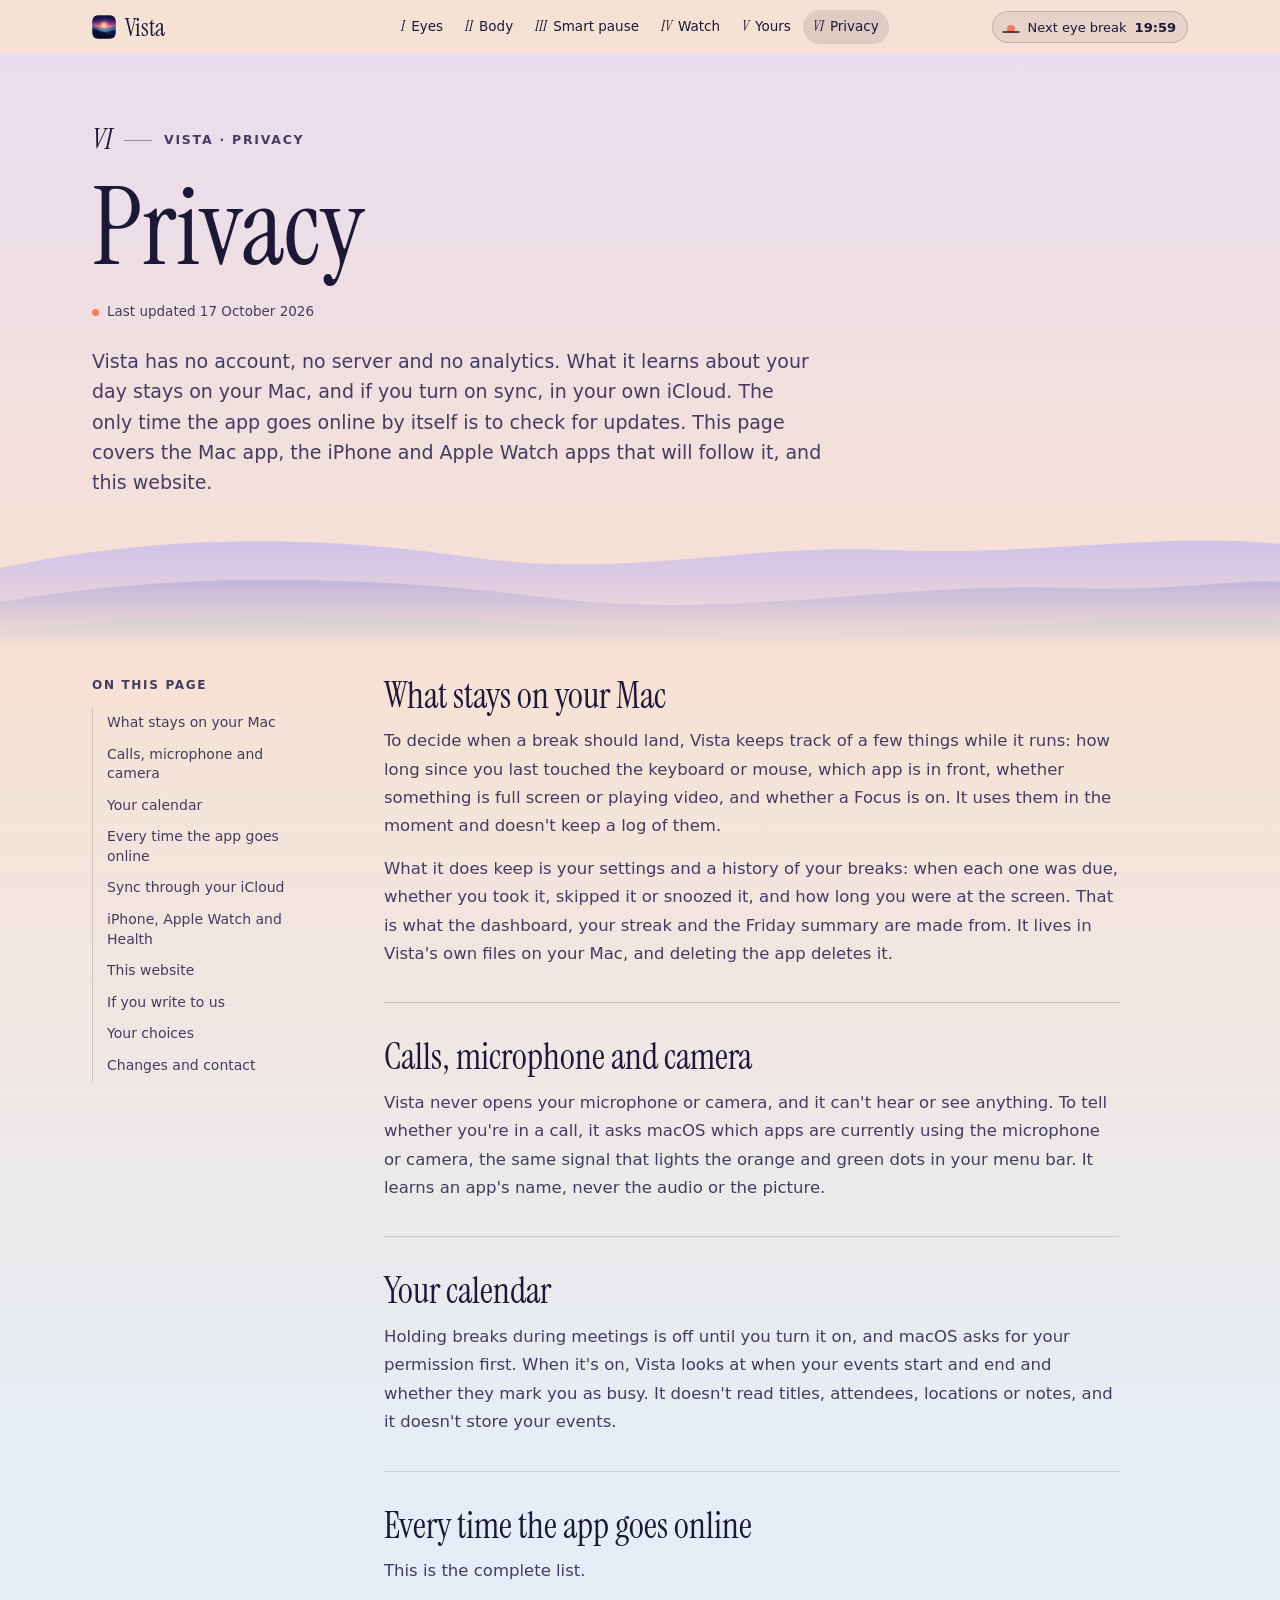
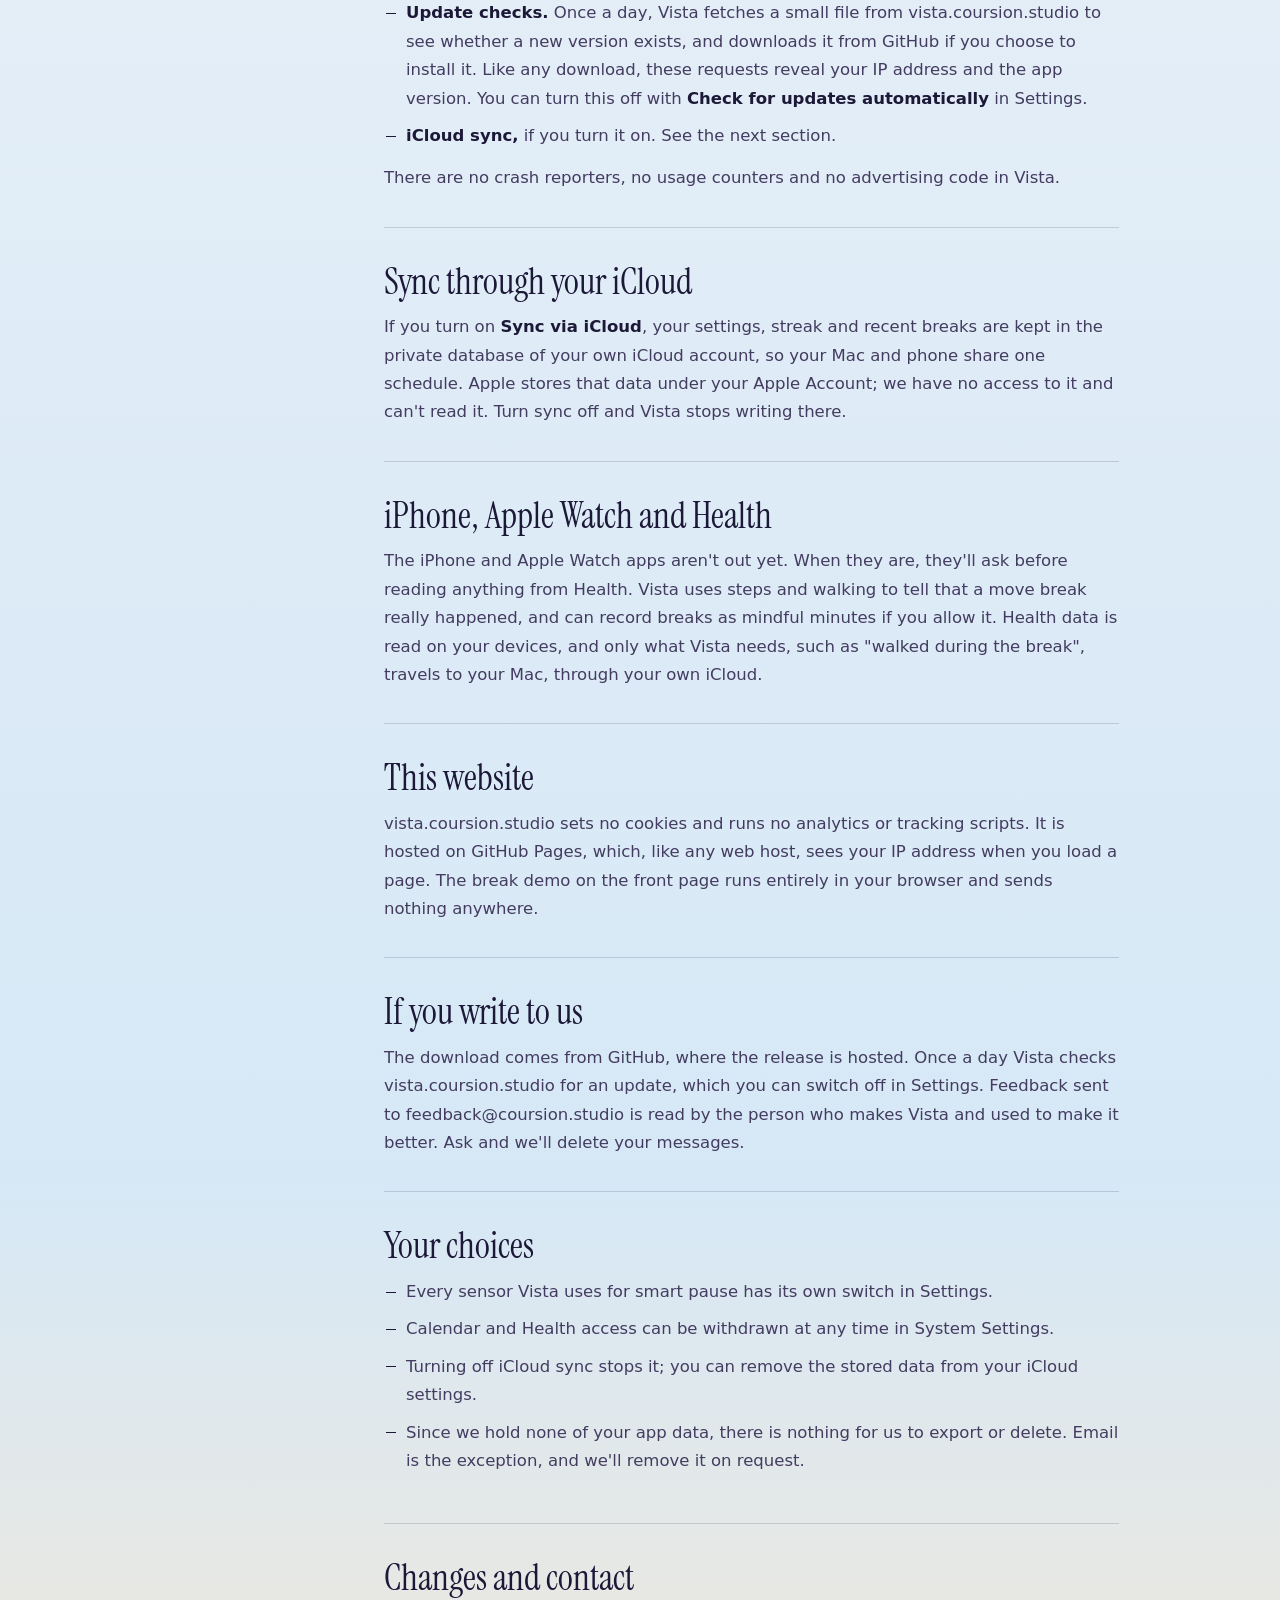
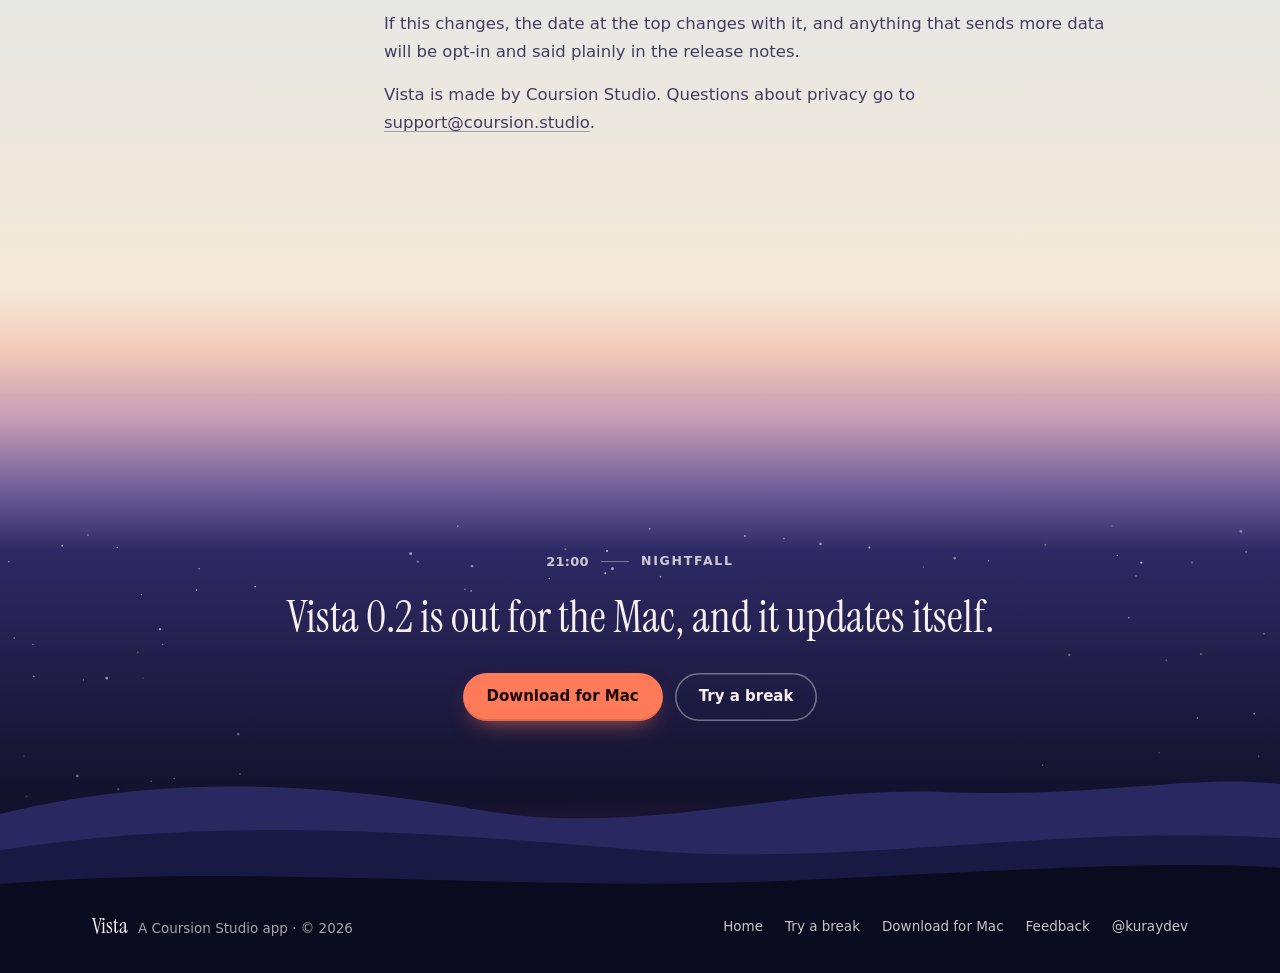
<file: privacy.html>
<!doctype html>
<html lang="en">
<head>
  <meta charset="utf-8" />
  <meta name="viewport" content="width=device-width, initial-scale=1" />
  <title>Privacy — Vista</title>
  <meta name="description" content="What Vista knows about you, where it keeps it, and the one time it goes online." />
  <link rel="canonical" href="https://vista.coursion.studio/privacy.html" />
  <link rel="icon" type="image/png" href="img/favicon.png" />
  <link rel="apple-touch-icon" href="icon.png" />
  <link rel="preload" href="fonts/instrument-serif-latin-400-normal.woff2" as="font" type="font/woff2" crossorigin />
  <link rel="stylesheet" href="site.css?v=0da3561ed3" />
  <meta property="og:type" content="website" />
  <meta property="og:url" content="https://vista.coursion.studio/privacy.html" />
  <meta property="og:title" content="Privacy — Vista" />
  <meta property="og:description" content="No account, no server, no analytics. What Vista knows stays on your Mac and in your own iCloud." />
  <meta property="og:image" content="https://vista.coursion.studio/img/og.png" />
  <meta name="twitter:card" content="summary_large_image" />
  <meta name="theme-color" content="#E6DDF1" />
  <script>document.documentElement.classList.add("js");window.__rv=setTimeout(function(){document.documentElement.classList.add("reveal-all")},4000);</script>
  <script defer src="site.js?v=c85df7e8a6"></script>
</head>
<body class="page-legal">
  <a class="skip" href="#main">Skip to content</a>
  <div class="nav js-nav">
    <div class="nav-in">
      <a class="nav-brand" href="index.html"><img src="img/vista-mark.webp" alt="" width="24" height="24" /><span>Vista</span></a>
      <nav class="nav-links" aria-label="Chapters">
        <a href="index.html#break"><i>I</i>Eyes</a>
        <a href="index.html#rhythms"><i>II</i>Body</a>
        <a href="index.html#pause"><i>III</i>Smart pause</a>
        <a href="index.html#watch"><i>IV</i>Watch</a>
        <a href="index.html#themes"><i>V</i>Yours</a>
        <a href="privacy.html" aria-current="page"><i>VI</i>Privacy</a>
      </nav>
      <button class="pill js-pill" type="button" aria-label="Next eye break in 20 minutes. Take it now."><svg class="pill-sun" viewBox="0 0 18 11" aria-hidden="true"><circle class="sun" cx="9" cy="7" r="4"/><path class="hz" d="M1 10h16"/></svg><span class="pill-lbl js-pill-lbl">Next eye break</span><span class="pill-time js-pill-time">20:00</span></button>
    </div>
    <span class="nav-line" aria-hidden="true"></span>
  </div>

  <div class="look on-dark js-look" role="status" aria-live="polite" hidden>
    <div class="look-art" aria-hidden="true"><svg viewBox="0 0 66 66"><g class="sunw"><circle class="sun" cx="33" cy="35" r="11"/></g><path class="h1" d="M0 44C14 36 26 40 36 44S56 38 66 41V66H0Z"/><path class="h2" d="M0 54C18 48 34 56 48 52S62 48 66 50V66H0Z"/></svg><span class="look-time js-look-time">0:20</span></div>
    <p class="look-kicker">Eye break</p>
    <p class="look-title js-look-title">Look away for 20 seconds</p>
    <p class="look-d js-look-d">Find the furthest thing you can see and rest your eyes on it. This page will wait.</p>
    <button class="look-x js-look-close" type="button" aria-label="Dismiss"><svg viewBox="0 0 12 12" fill="none" stroke="currentColor" stroke-width="1.8" stroke-linecap="round" aria-hidden="true"><path d="M2 2l8 8M10 2l-8 8"/></svg></button>
  </div>

  <header class="legal-head reveal">
    <div class="container">
      <p class="mark rise"><span class="num">VI</span><span class="dash"></span><span>Vista · Privacy</span></p>
      <h1 class="rise" style="--d:.05s">Privacy</h1>
      <span class="updated rise" style="--d:.08s">Last updated 17 October 2026</span>
      <p class="lede rise" style="--d:.11s">Vista has no account, no server and no analytics. What it learns about your day stays on your Mac, and if you turn on sync, in your own iCloud. The only time the app goes online by itself is to check for updates. This page covers the Mac app, the iPhone and Apple Watch apps that will follow it, and this website.</p>
    </div>
    <div class="legal-hills" aria-hidden="true"><svg viewBox="0 0 1440 150" preserveAspectRatio="none"><path fill="#D3C3E6" d="M0 70C160 40 330 34 520 58C700 82 820 46 1000 52C1180 58 1300 34 1440 46V150H0Z"/><path fill="#ABA5DD" d="M0 104C210 72 420 78 620 100C820 122 1000 84 1200 90C1320 94 1400 80 1440 84V150H0Z"/><path fill="#7FA9CC" d="M0 134C260 106 520 122 760 134C1000 146 1220 112 1440 124V150H0Z"/></svg></div>
  </header>

  <main id="main" class="legal">
    <div class="container legal-grid">
      <nav class="legal-toc" aria-label="On this page">
        <h2>On this page</h2>
        <ol>
          <li><a href="#on-your-mac">What stays on your Mac</a></li>
          <li><a href="#calls">Calls, microphone and camera</a></li>
          <li><a href="#calendar">Your calendar</a></li>
          <li><a href="#online">Every time the app goes online</a></li>
          <li><a href="#icloud">Sync through your iCloud</a></li>
          <li><a href="#health">iPhone, Apple Watch and Health</a></li>
          <li><a href="#website">This website</a></li>
          <li><a href="#email">If you write to us</a></li>
          <li><a href="#rights">Your choices</a></li>
          <li><a href="#changes">Changes and contact</a></li>
        </ol>
      </nav>

        <div class="legal-copy">
          <section>
            <h2 id="on-your-mac">What stays on your Mac</h2>
            <p>To decide when a break should land, Vista keeps track of a few things while it runs: how long since you last touched the keyboard or mouse, which app is in front, whether something is full screen or playing video, and whether a Focus is on. It uses them in the moment and doesn't keep a log of them.</p>
            <p>What it does keep is your settings and a history of your breaks: when each one was due, whether you took it, skipped it or snoozed it, and how long you were at the screen. That is what the dashboard, your streak and the Friday summary are made from. It lives in Vista's own files on your Mac, and deleting the app deletes it.</p>
          </section>

          <section>
            <h2 id="calls">Calls, microphone and camera</h2>
            <p>Vista never opens your microphone or camera, and it can't hear or see anything. To tell whether you're in a call, it asks macOS which apps are currently using the microphone or camera, the same signal that lights the orange and green dots in your menu bar. It learns an app's name, never the audio or the picture.</p>
          </section>

          <section>
            <h2 id="calendar">Your calendar</h2>
            <p>Holding breaks during meetings is off until you turn it on, and macOS asks for your permission first. When it's on, Vista looks at when your events start and end and whether they mark you as busy. It doesn't read titles, attendees, locations or notes, and it doesn't store your events.</p>
          </section>

          <section>
            <h2 id="online">Every time the app goes online</h2>
            <p>This is the complete list.</p>
            <ul>
              <li><strong>Update checks.</strong> Once a day, Vista fetches a small file from vista.coursion.studio to see whether a new version exists, and downloads it from GitHub if you choose to install it. Like any download, these requests reveal your IP address and the app version. You can turn this off with <strong>Check for updates automatically</strong> in Settings.</li>
              <li><strong>iCloud sync,</strong> if you turn it on. See the next section.</li>
            </ul>
            <p>There are no crash reporters, no usage counters and no advertising code in Vista.</p>
          </section>

          <section>
            <h2 id="icloud">Sync through your iCloud</h2>
            <p>If you turn on <strong>Sync via iCloud</strong>, your settings, streak and recent breaks are kept in the private database of your own iCloud account, so your Mac and phone share one schedule. Apple stores that data under your Apple Account; we have no access to it and can't read it. Turn sync off and Vista stops writing there.</p>
          </section>

          <section>
            <h2 id="health">iPhone, Apple Watch and Health</h2>
            <p>The iPhone and Apple Watch apps aren't out yet. When they are, they'll ask before reading anything from Health. Vista uses steps and walking to tell that a move break really happened, and can record breaks as mindful minutes if you allow it. Health data is read on your devices, and only what Vista needs, such as "walked during the break", travels to your Mac, through your own iCloud.</p>
          </section>

          <section>
            <h2 id="website">This website</h2>
            <p>vista.coursion.studio sets no cookies and runs no analytics or tracking scripts. It is hosted on GitHub Pages, which, like any web host, sees your IP address when you load a page. The break demo on the front page runs entirely in your browser and sends nothing anywhere.</p>
          </section>

          <section>
            <h2 id="email">If you write to us</h2>
            <p>The download comes from GitHub, where the release is hosted. Once a day Vista checks vista.coursion.studio for an update, which you can switch off in Settings. Feedback sent to feedback@coursion.studio is read by the person who makes Vista and used to make it better. Ask and we'll delete your messages.</p>
          </section>

          <section>
            <h2 id="rights">Your choices</h2>
            <ul>
              <li>Every sensor Vista uses for smart pause has its own switch in Settings.</li>
              <li>Calendar and Health access can be withdrawn at any time in System Settings.</li>
              <li>Turning off iCloud sync stops it; you can remove the stored data from your iCloud settings.</li>
              <li>Since we hold none of your app data, there is nothing for us to export or delete. Email is the exception, and we'll remove it on request.</li>
            </ul>
          </section>

          <section>
            <h2 id="changes">Changes and contact</h2>
            <p>If this changes, the date at the top changes with it, and anything that sends more data will be opt-in and said plainly in the release notes.</p>
            <p>Vista is made by Coursion Studio. Questions about privacy go to <a href="mailto:support@coursion.studio?subject=Vista%20privacy">support@coursion.studio</a>.</p>
          </section>
        </div>
    </div>
  </main>

  <footer class="night fade on-dark">
    <div class="stars" aria-hidden="true"><svg viewBox="0 0 1440 400" preserveAspectRatio="xMidYMin slice"><circle class="tw" cx="470" cy="57" r="1.3" opacity="0.34"/><circle cx="1176" cy="38" r="1.1" opacity="0.35"/><circle cx="731" cy="20" r="1.0" opacity="0.56"/><circle cx="94" cy="190" r="0.8" opacity="0.44"/><circle cx="838" cy="28" r="1.1" opacity="0.54"/><circle class="tw" cx="1396" cy="23" r="1.6" opacity="0.4"/><circle cx="978" cy="41" r="1.1" opacity="0.65"/><circle cx="99" cy="27" r="0.8" opacity="0.59"/><circle cx="523" cy="88" r="0.8" opacity="0.61"/><circle cx="1402" cy="46" r="1.0" opacity="0.4"/><circle class="tw" cx="120" cy="188" r="1.6" opacity="0.53"/><circle cx="1351" cy="161" r="1.3" opacity="0.27"/><circle cx="1270" cy="120" r="1.0" opacity="0.42"/><circle cx="1312" cy="168" r="0.8" opacity="0.4"/><circle cx="1173" cy="286" r="0.9" opacity="0.33"/><circle class="tw" cx="1411" cy="228" r="1.0" opacity="0.49"/><circle cx="224" cy="65" r="0.8" opacity="0.62"/><circle cx="27" cy="276" r="0.8" opacity="0.23"/><circle cx="16" cy="143" r="0.9" opacity="0.5"/><circle cx="462" cy="48" r="1.6" opacity="0.57"/><circle class="tw" cx="87" cy="298" r="1.6" opacity="0.37"/><circle cx="636" cy="43" r="1.1" opacity="0.35"/><circle cx="10" cy="57" r="0.7" opacity="0.78"/><circle cx="882" cy="31" r="0.8" opacity="0.65"/><circle cx="221" cy="89" r="0.9" opacity="0.56"/><circle class="tw" cx="683" cy="45" r="1.0" opacity="0.82"/><circle cx="132" cy="41" r="0.9" opacity="0.7"/><circle cx="743" cy="74" r="1.1" opacity="0.47"/><circle cx="923" cy="37" r="1.6" opacity="0.46"/><circle cx="531" cy="62" r="1.6" opacity="0.42"/><circle class="tw" cx="287" cy="85" r="1.0" opacity="0.63"/><circle cx="515" cy="17" r="0.7" opacity="0.76"/><circle cx="681" cy="70" r="1.1" opacity="0.76"/><circle cx="1413" cy="316" r="0.9" opacity="0.16"/><circle cx="155" cy="159" r="0.9" opacity="0.32"/><circle class="tw" cx="1203" cy="162" r="1.3" opacity="0.37"/><circle cx="180" cy="133" r="1.3" opacity="0.57"/><circle cx="689" cy="65" r="1.6" opacity="0.61"/><circle cx="133" cy="313" r="1.3" opacity="0.23"/><circle cx="1039" cy="63" r="0.8" opacity="0.32"/><circle class="tw" cx="1341" cy="58" r="1.1" opacity="0.37"/><circle cx="30" cy="321" r="1.3" opacity="0.16"/><circle cx="1074" cy="53" r="1.6" opacity="0.41"/><circle cx="1251" cy="17" r="0.8" opacity="0.49"/><circle cx="196" cy="301" r="0.9" opacity="0.36"/><circle class="tw" cx="1257" cy="50" r="0.8" opacity="0.58"/><circle cx="37" cy="150" r="0.8" opacity="0.49"/><circle cx="1112" cy="56" r="0.8" opacity="0.54"/><circle cx="161" cy="188" r="0.8" opacity="0.29"/><circle cx="70" cy="39" r="1.0" opacity="0.61"/><circle class="tw" cx="1347" cy="233" r="0.9" opacity="0.47"/><circle cx="1278" cy="73" r="1.0" opacity="0.37"/><circle cx="183" cy="150" r="0.7" opacity="0.51"/><circle cx="618" cy="76" r="0.9" opacity="0.67"/><circle cx="1284" cy="58" r="1.3" opacity="0.63"/><circle class="tw" cx="530" cy="90" r="0.8" opacity="0.73"/><circle cx="1416" cy="276" r="0.8" opacity="0.35"/><circle cx="1422" cy="138" r="1.0" opacity="0.34"/><circle cx="38" cy="186" r="1.0" opacity="0.47"/><circle cx="170" cy="304" r="0.8" opacity="0.37"/><circle class="tw" cx="159" cy="94" r="0.7" opacity="0.7"/><circle cx="268" cy="251" r="1.6" opacity="0.3"/><circle cx="1304" cy="272" r="0.9" opacity="0.27"/><circle cx="270" cy="296" r="0.9" opacity="0.37"/></svg></div>
    <div class="evening compact">
      <div class="container">
        <p class="mark"><time datetime="21:00">21:00</time><span class="dash"></span><span>Nightfall</span></p>
        <p class="lede">Vista 0.2 is out for the Mac, and it updates itself.</p>
        <div class="cta-row">
          <a class="btn primary" href="https://github.com/Coursion-Studio/vista/releases/latest/download/Vista.dmg" data-download>Download for Mac</a>
          <a class="btn outline" href="index.html#break">Try a break</a>
        </div>
      </div>
    </div>
    <div class="night-hills" aria-hidden="true"><svg viewBox="0 0 1440 190" preserveAspectRatio="none"><defs><radialGradient id="ng" cx=".5" cy="1" r=".6"><stop offset="0" stop-color="#FF8A6A" stop-opacity=".38"/><stop offset=".5" stop-color="#C2577A" stop-opacity=".12"/><stop offset="1" stop-color="#C2577A" stop-opacity="0"/></radialGradient></defs><rect width="1440" height="190" fill="url(#ng)"/><path fill="#2A2860" d="M0 92C180 52 360 60 540 88C720 116 880 64 1060 70C1240 76 1340 52 1440 62V190H0Z"/><path fill="#191A44" d="M0 128C240 94 480 110 720 128C960 146 1180 102 1440 116V190H0Z"/><path fill="#0B0B20" d="M0 162C300 140 600 172 900 158C1140 148 1320 138 1440 146V190H0Z"/></svg></div>
    <div class="night-base">
      <div class="container">
        <span class="who"><b>Vista</b><span>A Coursion Studio app · © 2026</span></span>
        <nav class="night-links" aria-label="Footer">
          <a href="index.html">Home</a>
          <a href="index.html#break">Try a break</a>
          <a href="https://github.com/Coursion-Studio/vista/releases/latest/download/Vista.dmg" data-download>Download for Mac</a>
          <a href="mailto:feedback@coursion.studio?subject=Vista">Feedback</a>
          <a href="https://x.com/kuraydev" target="_blank" rel="noopener">@kuraydev</a>
        </nav>
      </div>
    </div>
  </footer>
</body>
</html>
</file>
<file: site.css>
@font-face {
  font-family: "Instrument Serif";
  font-style: normal;
  font-weight: 400;
  font-display: swap;
  src: url("fonts/instrument-serif-latin-400-normal.woff2") format("woff2");
}
@font-face {
  font-family: "Instrument Serif";
  font-style: italic;
  font-weight: 400;
  font-display: swap;
  src: url("fonts/instrument-serif-latin-400-italic.woff2") format("woff2");
}

@property --pal-accent { syntax: "<color>"; inherits: true; initial-value: #FF7A59; }
@property --pal-second { syntax: "<color>"; inherits: true; initial-value: #3B2A6B; }

:root {
  --pal-base: #100B1C;
  --pal-accent: #FF7A59;
  --pal-second: #3B2A6B;
  --on-accent: #1A0B06;

  --s0: #E6DDF1;
  --s1: #F8E1D3;
  --s2: #E4EEF7;
  --s3: #D6E8F6;
  --s4: #F4E8D8;
  --s5: #F7D3BF;
  --s6: #F0BFB7;
  --s7: #E1B0BE;
  --dusk: #2E2964;
  --night: #14132F;
  --deep: #0B0B20;

  --ink: #1C1838;
  --text-primary: var(--ink);
  --text-secondary: #433C60;
  --text-tertiary: #514A6D;
  --rule: rgb(28 24 56 / 0.16);
  --wash: rgb(28 24 56 / 0.05);
  --wash-2: rgb(28 24 56 / 0.09);
  --edge: rgb(28 24 56 / 0.12);
  --accent: var(--pal-accent);
  --accent-text: #A8432A;
  --coral: #FF7A59;
  --eyes: #3A9EFF;
  --body: #2ECC71;
  --amber: #F39C12;

  --serif: "Instrument Serif", "Iowan Old Style", "Palatino Linotype", Palatino, Georgia, serif;
  --sans: -apple-system, BlinkMacSystemFont, "SF Pro Text", "Helvetica Neue", system-ui, sans-serif;
  --rounded: ui-rounded, "SF Pro Rounded", -apple-system, BlinkMacSystemFont, system-ui, sans-serif;
  --mono: ui-monospace, SFMono-Regular, "SF Mono", Menlo, monospace;

  --ease-out: cubic-bezier(0.23, 1, 0.32, 1);
  --ease-in-out: cubic-bezier(0.77, 0, 0.175, 1);
  --spring-key: linear(0, 0.0869, 0.2654, 0.4735, 0.6576, 0.8056, 0.9156, 0.9845, 1.0244, 1.0414, 1.0444, 1.0394, 1.031, 1.0221, 1.0139, 1.0076, 1.003, 1.0003, 0.9987, 0.9981, 0.998, 0.9983, 0.9987, 0.9991, 1);

  --nav-h: 54px;

  transition: --pal-accent 0.45s ease, --pal-second 0.45s ease;
}

.on-dark {
  --text-primary: #F6F1EE;
  --text-secondary: rgb(246 241 238 / 0.8);
  --text-tertiary: rgb(246 241 238 / 0.66);
  --rule: rgb(246 241 238 / 0.16);
  --wash: rgb(255 255 255 / 0.05);
  --wash-2: rgb(255 255 255 / 0.1);
  --edge: rgb(255 255 255 / 0.12);
  --accent-text: color-mix(in oklab, var(--pal-accent) 62%, white);
  color: var(--text-primary);
}

* { box-sizing: border-box; }

html {
  background: var(--s1);
  scroll-behavior: smooth;
  scroll-padding-top: calc(var(--nav-h) + 12px);
  overflow-x: clip;
}
body {
  margin: 0;
  overflow-x: clip;
  color: var(--text-primary);
  font-family: var(--sans);
  font-size: 17px;
  line-height: 1.6;
  -webkit-font-smoothing: antialiased;
  -moz-osx-font-smoothing: grayscale;
}
[hidden] { display: none !important; }
a { color: inherit; }
::selection { background: color-mix(in srgb, var(--pal-accent) 32%, transparent); }

.container { width: 100%; max-width: 1160px; margin: 0 auto; padding: 0 32px; }

.skip {
  position: fixed;
  left: 12px;
  top: 10px;
  z-index: 300;
  padding: 9px 14px;
  border-radius: 8px;
  font-size: 13px;
  font-weight: 600;
  text-decoration: none;
  color: var(--on-accent);
  background: var(--pal-accent);
  transform: translateY(-80px);
  transition: transform 0.2s var(--ease-out);
}
.skip:focus { transform: none; }

a:focus-visible,
button:focus-visible {
  outline: 2px solid var(--text-primary);
  outline-offset: 3px;
}

.sky { position: fixed; inset: 0; z-index: -1; overflow: hidden; pointer-events: none; display: none; }
.sky-live .sky { display: block; }
.sky-band {
  position: absolute;
  inset: 0;
  transform-origin: 0 0;
  transform: translate3d(0, calc(var(--t, 0) * -700%), 0) scaleY(8);
  background: linear-gradient(var(--s0) 0%, var(--s0) 6.25%, var(--s1) 18.75%, var(--s2) 31.25%, var(--s3) 43.75%, var(--s4) 56.25%, var(--s5) 68.75%, var(--s6) 81.25%, var(--s7) 93.75%, var(--s7) 100%);
  will-change: transform;
}

.btn {
  display: inline-flex;
  align-items: center;
  justify-content: center;
  gap: 9px;
  height: 48px;
  padding: 0 24px;
  border-radius: 999px;
  border: 0;
  font: 600 15px/1 var(--sans);
  text-decoration: none;
  cursor: pointer;
  transition: transform 0.16s var(--ease-out), background-color 0.2s ease, box-shadow 0.2s ease;
}
.btn.primary {
  color: var(--on-accent);
  background: var(--pal-accent);
  box-shadow: inset 0 -2px 0 rgb(0 0 0 / 0.12), 0 10px 24px -12px color-mix(in srgb, var(--pal-accent) 80%, transparent);
}
.btn.outline {
  color: var(--text-primary);
  background: transparent;
  box-shadow: inset 0 0 0 1.5px color-mix(in srgb, var(--text-primary) 40%, transparent);
}
.btn.outline:hover { background: var(--wash); box-shadow: inset 0 0 0 1.5px var(--text-primary); }
.btn:active { transform: scale(0.97); }
@media (hover: hover) and (pointer: fine) {
  .btn.primary:hover { transform: translateY(-1px); }
}
.cta-row { display: flex; flex-wrap: wrap; gap: 12px; }
.req-note { margin: 18px 0 0; font-size: 14px; color: var(--text-tertiary); }

.js .reveal .rise { opacity: 0; transform: translateY(18px); }
.js .reveal.in .rise,
.reveal-all .reveal .rise {
  opacity: 1;
  transform: none;
  transition: opacity 0.7s var(--ease-out) var(--d, 0s), transform 0.9s var(--ease-out) var(--d, 0s);
}

.nav {
  position: fixed;
  inset: 0 0 auto;
  z-index: 100;
  height: var(--nav-h);
  overflow: hidden;
  color: var(--ink);
}
.nav-sky { position: absolute; inset: 0 0 auto; height: 100vh; pointer-events: none; display: none; }
.sky-live .nav-sky { display: block; }
.nav::before {
  content: "";
  position: absolute;
  inset: 0;
  background: color-mix(in srgb, var(--s1) 92%, transparent);
}
.sky-live .nav::before { display: none; }
.nav::after {
  content: "";
  position: absolute;
  inset: 0;
  background: #221F55;
  opacity: 0;
  transition: opacity 0.35s ease;
}
.nav-line {
  position: absolute;
  inset: auto 0 0;
  z-index: 2;
  height: 1px;
  background: linear-gradient(90deg, transparent, var(--rule) 12%, var(--rule) 88%, transparent);
  opacity: 0;
  transition: opacity 0.3s ease;
}
.nav.scrolled .nav-line { opacity: 1; }
.nav.dark { color: #F6F1EE; --rule: rgb(246 241 238 / 0.16); }
.nav.dark::after { opacity: 1; }
.nav-in {
  position: relative;
  z-index: 3;
  display: grid;
  grid-template-columns: 1fr auto 1fr;
  align-items: center;
  gap: 16px;
  height: 100%;
  max-width: 1160px;
  margin: 0 auto;
  padding: 0 32px;
}
.nav-brand {
  justify-self: start;
  display: inline-flex;
  align-items: center;
  gap: 9px;
  text-decoration: none;
  font: 400 25px/1 var(--serif);
}
.nav-brand img { width: 24px; height: 24px; border-radius: 6px; }
.nav-links { display: flex; align-items: center; gap: 2px; }
.nav-links a {
  display: inline-flex;
  align-items: baseline;
  gap: 6px;
  padding: 6px 10px;
  border-radius: 999px;
  font-size: 13.5px;
  font-weight: 500;
  text-decoration: none;
  transition: background-color 0.2s ease;
}
.nav-links a i { font: italic 400 15px/1 var(--serif); }
.nav-links a:hover { background: color-mix(in srgb, currentColor 7%, transparent); }
.nav-links a.on, .nav-links a[aria-current="page"] { background: color-mix(in srgb, currentColor 11%, transparent); }

.pill {
  justify-self: end;
  display: inline-flex;
  align-items: center;
  gap: 8px;
  height: 32px;
  padding: 0 12px 0 10px;
  border: 0;
  border-radius: 999px;
  font: 500 13px/1 var(--sans);
  color: inherit;
  background: color-mix(in srgb, currentColor 7%, transparent);
  box-shadow: inset 0 0 0 1px color-mix(in srgb, currentColor 18%, transparent);
  cursor: pointer;
  white-space: nowrap;
  transition: background-color 0.2s ease, transform 0.16s var(--ease-out);
}
.pill:hover { background: color-mix(in srgb, currentColor 12%, transparent); }
.pill:active { transform: scale(0.97); }
.pill-sun { width: 18px; height: 11px; flex: none; overflow: visible; }
.pill-sun .hz { stroke: currentColor; stroke-width: 1.5; stroke-linecap: round; }
.pill-sun .sun { fill: var(--pal-accent); }
.pill.soon .pill-sun .sun { animation: pill-pulse 1.6s linear infinite; }
@keyframes pill-pulse { 0%, 100% { opacity: 1; } 50% { opacity: 0.3; } }
.pill-time { font: 650 13px/1 var(--rounded); font-variant-numeric: tabular-nums; min-width: 4.2ch; text-align: right; }

.look {
  position: fixed;
  right: 20px;
  bottom: 20px;
  z-index: 150;
  display: grid;
  grid-template-columns: auto 1fr;
  gap: 2px 18px;
  align-items: center;
  width: min(392px, calc(100vw - 24px));
  padding: 18px 46px 18px 18px;
  border-radius: 20px;
  background: linear-gradient(170deg, #2C2862, #17163A 70%);
  box-shadow: 0 0 0 1px rgb(255 255 255 / 0.08), 0 30px 60px -20px rgb(11 11 32 / 0.6);
  opacity: 0;
  transform: translateY(14px) scale(0.98);
  transition: opacity 0.35s var(--ease-out), transform 0.5s var(--ease-out);
}
.look.on { opacity: 1; transform: none; }
.look-art { position: relative; grid-row: span 3; width: 66px; height: 66px; border-radius: 16px; overflow: hidden; background: linear-gradient(#F3B7A8, #6F5C9C); }
.look-art svg { position: absolute; inset: 0; width: 100%; height: 100%; }
.look-art .sun { fill: #FFE1CC; }
.look-art .h1 { fill: #5867B5; }
.look-art .h2 { fill: #26245C; }
.look-art .sunw { transform-box: fill-box; transform-origin: 50% 50%; }
.look.on .look-art .sunw { animation: look-sink 20s linear both; }
@keyframes look-sink { from { transform: translateY(-6px); } to { transform: translateY(8px); } }
.look-time {
  position: absolute;
  right: 5px;
  top: 5px;
  padding: 2px 5px;
  border-radius: 999px;
  font: 700 11px/1.2 var(--rounded);
  font-variant-numeric: tabular-nums;
  color: #1A0B06;
  background: rgb(255 240 232 / 0.92);
}
.look-kicker { margin: 0; font: 600 11px/1.3 var(--sans); letter-spacing: 0.14em; text-transform: uppercase; color: #A9D2FF; }
.look-title { margin: 0; font: 400 25px/1.1 var(--serif); }
.look-d { margin: 2px 0 0; font-size: 13.5px; line-height: 1.45; color: var(--text-secondary); }
.look-x {
  position: absolute;
  right: 10px;
  top: 10px;
  display: grid;
  place-items: center;
  width: 28px;
  height: 28px;
  padding: 0;
  border: 0;
  border-radius: 50%;
  color: rgb(255 255 255 / 0.8);
  background: rgb(255 255 255 / 0.08);
  cursor: pointer;
  transition: background-color 0.15s ease;
}
.look-x:hover { background: rgb(255 255 255 / 0.16); color: #fff; }
.look-x svg { width: 11px; height: 11px; }

.mark {
  display: flex;
  align-items: center;
  gap: 12px;
  margin: 0 0 22px;
  font-size: 12.5px;
  font-weight: 600;
  letter-spacing: 0.14em;
  text-transform: uppercase;
  color: var(--text-secondary);
}
.mark .num { font: italic 400 28px/1 var(--serif); letter-spacing: 0; text-transform: none; color: var(--text-primary); }
.mark .dash { width: 28px; height: 1px; background: currentColor; opacity: 0.5; }
.mark time { display: inline-flex; align-items: center; gap: 8px; font: 600 13px/1 var(--rounded); letter-spacing: 0.02em; font-variant-numeric: tabular-nums; }
.mark time svg { width: 24px; height: 13px; overflow: visible; }
.mark time .arc { fill: none; stroke: currentColor; stroke-width: 1.3; stroke-dasharray: 1.6 2.2; stroke-linecap: round; opacity: 0.6; }
.mark time .hz { stroke: currentColor; stroke-width: 1.4; stroke-linecap: round; }
.mark time .sun { fill: var(--pal-accent); }

.night {
  position: relative;
  isolation: isolate;
  overflow: hidden;
  background: linear-gradient(var(--dusk), var(--night) 50%, var(--deep));
}
.stars { position: absolute; inset: 0 0 auto; height: 72%; z-index: -1; pointer-events: none; }
.stars svg { width: 100%; height: 100%; }
.stars circle { fill: #fff; }
.stars .tw { animation: twinkle 6s linear infinite; }
.stars .tw:nth-of-type(3n) { animation-duration: 8s; animation-delay: -3s; }
.stars .tw:nth-of-type(3n + 1) { animation-duration: 11s; animation-delay: -6s; }
@keyframes twinkle { 0%, 100% { opacity: 0.95; } 50% { opacity: 0.2; } }
.moon { position: absolute; right: 13%; top: 70px; width: 30px; height: 30px; border-radius: 50%; box-shadow: inset -7px 3px 0 0 #F4E6D8; transform: rotate(-18deg); }
.evening { position: relative; padding: 110px 0 0; text-align: center; }
.evening .mark { justify-content: center; }
.evening h2 { margin: 0 0 18px; font: 400 clamp(52px, 7vw, 96px)/0.95 var(--serif); text-wrap: balance; }
.evening .lede { max-width: 560px; margin: 0 auto; font-size: 18px; line-height: 1.6; color: var(--text-secondary); }
.evening .cta-row { justify-content: center; margin-top: 30px; }
.evening .btn.outline { color: var(--text-primary); }
.evening.compact { padding-top: 0; }
.evening.compact .lede { font: 400 clamp(30px, 3.6vw, 44px)/1.12 var(--serif); color: var(--text-primary); max-width: 760px; }
.night.fade { padding-top: 260px; background: linear-gradient(var(--s4), #F2C9B8 60px, #C49BB4 130px, #6E5D9A 200px, var(--dusk) 260px, var(--night) 72%, var(--deep)); }
.night.fade .stars { top: 220px; height: 50%; }
.lost-copy h1 em { font-style: italic; }
.night-hills { position: relative; height: 190px; pointer-events: none; }
.night-hills svg { position: absolute; left: 0; bottom: -1px; width: 100%; height: 100%; }
.night-base { position: relative; padding: 4px 0 34px; background: var(--deep); font-size: 13.5px; color: var(--text-tertiary); }
.night-base .container { display: flex; flex-wrap: wrap; align-items: center; justify-content: space-between; gap: 14px 28px; }
.night-base .who { display: inline-flex; align-items: baseline; gap: 10px; }
.night-base .who b { font: 400 22px/1 var(--serif); color: var(--text-primary); }
.night-links { display: flex; flex-wrap: wrap; gap: 6px 22px; }
.night-links a { text-decoration: none; color: var(--text-secondary); transition: color 0.15s ease; }
.night-links a:hover { color: var(--text-primary); }

.legal-head { position: relative; padding: calc(var(--nav-h) + 72px) 0 0; background: linear-gradient(var(--s0), var(--s1)); }
.legal-head .container { position: relative; z-index: 2; padding-bottom: 150px; }
.legal-head h1 { margin: 0 0 18px; font: 400 clamp(60px, 9vw, 108px)/0.95 var(--serif); }
.updated { display: inline-flex; align-items: center; gap: 8px; font-size: 13.5px; color: var(--text-secondary); }
.updated::before { content: ""; width: 7px; height: 7px; border-radius: 50%; background: var(--pal-accent); }
.legal-head .lede { margin: 22px 0 0; max-width: 62ch; font-size: 19px; line-height: 1.6; color: var(--text-secondary); text-wrap: pretty; }
.legal-hills { position: absolute; inset: auto 0 0; height: 150px; pointer-events: none; -webkit-mask-image: linear-gradient(#000 35%, transparent); mask-image: linear-gradient(#000 35%, transparent); }
.legal-hills svg { width: 100%; height: 100%; }
.legal { padding: 28px 0 120px; background: linear-gradient(var(--s1), var(--s2) 30%, var(--s3) 75%, var(--s4)); }
.legal-grid { display: grid; grid-template-columns: 220px minmax(0, 68ch); gap: 72px; align-items: start; }
.legal-toc { position: sticky; top: calc(var(--nav-h) + 28px); }
.legal-toc h2 { margin: 0 0 12px; font-size: 12px; font-weight: 600; letter-spacing: 0.14em; text-transform: uppercase; color: var(--text-secondary); }
.legal-toc ol { list-style: none; margin: 0; padding: 0; border-left: 1px solid var(--rule); }
.legal-toc a { display: block; margin-left: -1px; padding: 6px 0 6px 14px; border-left: 1.5px solid transparent; font-size: 14px; line-height: 1.4; text-decoration: none; color: var(--text-secondary); transition: color 0.15s ease, border-color 0.15s ease; }
.legal-toc a:hover, .legal-toc a.here { color: var(--text-primary); border-left-color: var(--text-primary); }
.legal-copy section { padding: 34px 0; border-top: 1px solid var(--rule); }
.legal-copy section:first-child { border-top: 0; padding-top: 0; }
.legal-copy h2 { margin: 0 0 12px; font: 400 36px/1.1 var(--serif); scroll-margin-top: calc(var(--nav-h) + 20px); }
.legal-copy p, .legal-copy li { font-size: 16.5px; line-height: 1.72; color: var(--text-secondary); }
.legal-copy p { margin: 0 0 14px; }
.legal-copy p:last-child { margin-bottom: 0; }
.legal-copy ul { list-style: none; margin: 0 0 14px; padding: 0; }
.legal-copy li { position: relative; padding-left: 22px; margin-bottom: 9px; }
.legal-copy li::before { content: ""; position: absolute; left: 2px; top: 0.82em; width: 10px; height: 1px; background: var(--text-primary); }
.legal-copy strong { color: var(--text-primary); font-weight: 600; }
.legal-copy a, a.inline { color: inherit; text-decoration: underline; text-decoration-thickness: 1px; text-underline-offset: 3px; text-decoration-color: color-mix(in srgb, currentColor 45%, transparent); }
.legal-copy a:hover, a.inline:hover { text-decoration-color: currentColor; }

.lost {
  position: relative;
  isolation: isolate;
  min-height: 100svh;
  display: flex;
  flex-direction: column;
  overflow: hidden;
  background: linear-gradient(#F3C6B6, #E3AFB9 34%, #9C7FAE 70%, #6A5896);
}
.lost-copy { position: relative; z-index: 2; max-width: 720px; margin: 0 auto; padding: calc(var(--nav-h) + 12vh) 24px 0; text-align: center; }
.lost-copy .mark { justify-content: center; color: #3A3255; }
.page-lost .nav::before { background: #F3C6B6; }
.lost-copy h1 { margin: 0 0 18px; font: 400 clamp(54px, 8vw, 100px)/0.96 var(--serif); color: var(--ink); text-wrap: balance; }
.lost-copy p:not(.mark) { margin: 0 auto; max-width: 48ch; font-size: 18px; line-height: 1.6; color: #2A2346; text-wrap: pretty; }
.lost-copy .cta-row { justify-content: center; margin-top: 30px; }
.lost-land { position: relative; flex: 1; min-height: 280px; margin-top: 32px; }
.lost-land svg { position: absolute; left: 0; bottom: -1px; width: 100%; height: 100%; }
.lost-sun { transform-box: fill-box; transform-origin: 50% 50%; }
.js .lost-sun { animation: sun-set 2.4s var(--ease-out) both; }
@keyframes sun-set { from { transform: translateY(-46px); } to { transform: none; } }
.lost-foot { position: relative; z-index: 2; margin: 0; padding: 4px 24px 32px; background: var(--deep); font-size: 14px; text-align: center; color: var(--text-secondary); }

@media (max-width: 960px) {
  .nav-links { display: none; }
  .nav-in { grid-template-columns: 1fr auto; padding: 0 20px; }
  .legal-grid { grid-template-columns: 1fr; gap: 28px; }
  .legal-toc { position: static; }
}
@media (max-width: 720px) {
  body { font-size: 16.5px; }
  .container { padding: 0 20px; }
  .look { right: 12px; bottom: 12px; }
  .legal-head { padding-top: calc(var(--nav-h) + 44px); }
  .legal-head .container { padding-bottom: 110px; }
  .legal-head .lede { font-size: 17px; }
  .legal-hills { height: 110px; }
  .night-base .container { flex-direction: column; align-items: flex-start; }
  .night-hills { height: 120px; }
  .evening { padding-top: 80px; }
  .night.fade { padding-top: 220px; }
}
@media (max-width: 380px) {
  .pill-lbl { display: none; }
}

@media (prefers-reduced-motion: reduce) {
  html { scroll-behavior: auto; }
  :root { transition: none; }
  .js .reveal .rise { transform: none; }
  .js .reveal.in .rise, .reveal-all .reveal .rise { transition: opacity 0.4s ease; }
  .look { transform: none; transition: opacity 0.25s ease; }
  .look.on .look-art .sunw, .js .lost-sun { animation: none; }
  .btn, .pill { transition: background-color 0.2s ease, box-shadow 0.2s ease; }
  .btn:active, .pill:active, .btn.primary:hover { transform: none; }
  .stars .tw, .pill.soon .pill-sun .sun { animation: none; }
}
</file>
<file: home.css>
.hero, .ch { background: linear-gradient(var(--from), var(--to)); }
.hero { --from: var(--s0); --to: var(--s1); }
.ch[data-sky="1"] { --from: var(--s1); --to: var(--s2); }
.ch[data-sky="2"] { --from: var(--s2); --to: var(--s3); }
.ch[data-sky="3"] { --from: var(--s3); --to: var(--s4); }
.ch[data-sky="4"] { --from: var(--s4); --to: var(--s5); }
.ch[data-sky="5"] { --from: var(--s5); --to: var(--s6); }
.sky-live .hero, .sky-live .ch:not(.dusk) { background: none; }

.hero {
  position: relative;
  isolation: isolate;
  overflow: hidden;
  display: flex;
  flex-direction: column;
  min-height: clamp(760px, 100svh, 1000px);
}
.hero-copy { position: relative; z-index: 3; padding-top: calc(var(--nav-h) + clamp(36px, 6vh, 72px)); text-align: center; }
.hero-copy .mark { justify-content: center; margin-bottom: 26px; }
.hero h1 {
  margin: 0 auto 26px;
  font: 400 clamp(56px, 7.4vw, 112px)/0.92 var(--serif);
  letter-spacing: -0.012em;
  text-wrap: balance;
}
.hero h1 span, .hero h1 em { display: block; }
.hero h1 em { font-style: italic; }
.hero .sub { max-width: 640px; margin: 0 auto 32px; font-size: 19px; line-height: 1.6; color: var(--text-secondary); text-wrap: pretty; }
.hero .cta-row { justify-content: center; }
.hero .req-note { text-align: center; }

.land {
  position: relative;
  z-index: 1;
  flex: 1;
  min-height: 330px;
  margin-top: -10px;
  -webkit-mask-image: linear-gradient(#000 62%, transparent 98%);
  mask-image: linear-gradient(#000 62%, transparent 98%);
}
.land .layer { position: absolute; inset: 0; }
.land svg { position: absolute; left: 0; bottom: 0; width: 100%; height: 100%; transform: translate3d(0, calc(var(--y, 0) * var(--k) * 1px), 0); will-change: transform; }
.land .l-sun { --k: 0.42; }
.land .l-far { --k: 0.32; }
.land .l-mid { --k: 0.22; }
.land .l-tea { --k: 0.12; }
.land .l-near { --k: 0.04; }
.js .hero .layer { opacity: 0; transform: translate3d(0, 34px, 0); }
.js .hero .l-sun { transform: translate3d(0, 70px, 0); }
.js .hero.in .layer,
.reveal-all .hero .layer {
  opacity: 1;
  transform: none;
  transition: opacity 1s var(--ease-out) var(--d, 0s), transform 1.6s var(--ease-out) var(--d, 0s);
}

.ch { position: relative; padding: 140px 0; }
.ch + .ch:not(.dusk)::before {
  content: "";
  position: absolute;
  top: 0;
  left: 50%;
  width: min(1096px, 100% - 40px);
  height: 1px;
  transform: translateX(-50%);
  background: linear-gradient(90deg, transparent, var(--rule) 10%, var(--rule) 90%, transparent);
}
.ch h2 {
  margin: 0 0 22px;
  font: 400 clamp(46px, 5.6vw, 78px)/0.98 var(--serif);
  letter-spacing: -0.01em;
  text-wrap: balance;
}
.ch h2 em { font-style: italic; }
.ch .lead { margin: 0; max-width: 34em; font-size: 18.5px; line-height: 1.62; color: var(--text-secondary); text-wrap: pretty; }
.ch .lead + .lead { margin-top: 14px; }
.ch .aside { margin: 18px 0 0; font-size: 15px; color: var(--text-tertiary); }

.ch-grid { display: grid; grid-template-columns: minmax(0, 5fr) minmax(0, 6fr); gap: 80px; align-items: center; }
.ch-grid.flip { grid-template-columns: minmax(0, 6fr) minmax(0, 5fr); }
.ch-grid.flip > .ch-copy { order: 2; }
.ch-stage { min-width: 0; display: flex; flex-direction: column; align-items: center; }
.ch-head { display: grid; grid-template-columns: minmax(0, 7fr) minmax(0, 5fr); gap: 80px; align-items: end; margin-bottom: 64px; }
.ch-head.flip { grid-template-columns: minmax(0, 5fr) minmax(0, 7fr); }
.ch-head.flip > .ch-copy { order: 2; }
.below { display: flex; flex-direction: column; align-items: center; margin-top: 30px; text-align: center; }

.notes { list-style: none; margin: 34px 0 0; padding: 0; border-top: 1px solid var(--rule); }
.ch-head .notes { margin-top: 0; }
.note { display: grid; grid-template-columns: 30px minmax(0, 1fr); gap: 0 16px; padding: 17px 0 16px; border-bottom: 1px solid var(--rule); }
.note img { width: 30px; height: 30px; margin-top: 1px; }
.note p { margin: 0; font-size: 15px; line-height: 1.55; color: var(--text-secondary); }
.note .note-t { display: flex; flex-wrap: wrap; align-items: baseline; justify-content: space-between; gap: 2px 12px; margin-bottom: 3px; color: var(--text-primary); }
.note .note-t b { font-size: 16px; font-weight: 600; }
.note .tag { font: 600 12px/1 var(--rounded); letter-spacing: 0.02em; color: var(--text-tertiary); white-space: nowrap; }
.note .note-f { display: flex; flex-wrap: wrap; align-items: center; gap: 4px 12px; margin-top: 6px; font-size: 13.5px; color: var(--text-tertiary); }
.note .see { display: inline-flex; align-items: center; gap: 4px; font-weight: 600; color: var(--text-primary); text-decoration: underline; text-decoration-thickness: 1px; text-underline-offset: 3px; text-decoration-color: color-mix(in srgb, currentColor 40%, transparent); }
.note .see:hover { text-decoration-color: currentColor; }
.note .see svg { width: 13px; height: 13px; }
.keys { display: flex; flex-wrap: wrap; gap: 8px 22px; margin: 18px 0 0; font-size: 14px; color: var(--text-tertiary); }
.keys span { display: inline-flex; align-items: center; gap: 8px; }
.combo { white-space: nowrap; }
:is(p, span, .note-f) kbd:not([class]) {
  display: inline-block;
  min-width: 1.7em;
  padding: 0 0.42em;
  margin: 0 0.06em;
  font: 600 0.78em/1.7 var(--rounded);
  text-align: center;
  color: var(--text-primary);
  background: rgb(255 255 255 / 0.6);
  border: 1px solid var(--edge);
  border-radius: 0.42em;
  box-shadow: 0 1px 0 var(--edge);
  vertical-align: 0.06em;
}

.display {
  width: 100%;
  max-width: 1096px;
  margin: 0 auto;
  padding: 10px;
  border-radius: 30px;
  background: linear-gradient(#2A2840, #121120);
  box-shadow: inset 0 1px 0 rgb(255 255 255 / 0.14), 0 0 0 1px rgb(28 24 56 / 0.2), 0 60px 90px -50px rgb(28 24 56 / 0.75);
}
.show { position: relative; isolation: isolate; width: 100%; overflow: hidden; border-radius: 21px; }

.kinds { display: inline-flex; gap: 4px; padding: 4px; border-radius: 999px; background: rgb(255 255 255 / 0.45); box-shadow: inset 0 0 0 1px var(--edge); }
.kind {
  display: inline-flex;
  align-items: center;
  gap: 8px;
  padding: 8px 16px 8px 10px;
  border: 0;
  border-radius: 999px;
  font: 600 14.5px/1 var(--sans);
  color: var(--text-secondary);
  background: transparent;
  cursor: pointer;
  transition: color 0.15s ease, background-color 0.25s ease, box-shadow 0.25s ease;
}
.kind img { width: 20px; height: 20px; }
.kind small { font: 600 11.5px/1 var(--rounded); color: var(--text-tertiary); }
.kind:hover { color: var(--text-primary); }
.kind[aria-checked="true"] { color: var(--text-primary); background: #fff; box-shadow: 0 1px 2px rgb(28 24 56 / 0.12), 0 0 0 1px rgb(28 24 56 / 0.06); }
.kind[data-kind="eyes"][aria-checked="true"] { box-shadow: 0 1px 2px rgb(28 24 56 / 0.12), inset 0 0 0 1.5px rgb(58 158 255 / 0.65); }
.kind[data-kind="body"][aria-checked="true"] { box-shadow: 0 1px 2px rgb(28 24 56 / 0.12), inset 0 0 0 1.5px rgb(46 204 113 / 0.75); }

.chips { display: flex; gap: 8px; justify-content: center; flex-wrap: wrap; max-width: 640px; margin: 16px auto 0; }
.chip-q {
  font: 500 14px/1 var(--sans);
  color: var(--text-secondary);
  padding: 9px 14px;
  border: 0;
  border-radius: 999px;
  background: rgb(255 255 255 / 0.4);
  box-shadow: inset 0 0 0 1px var(--edge);
  cursor: pointer;
  white-space: nowrap;
  transition: background-color 0.15s ease, box-shadow 0.15s ease, color 0.15s ease, transform 0.12s var(--ease-out);
}
.chip-q:hover { background: rgb(255 255 255 / 0.75); color: var(--text-primary); }
.chip-q:active { transform: scale(0.97); }
.chip-q.on { color: var(--text-primary); background: #fff; box-shadow: inset 0 0 0 1.5px var(--tint, var(--ink)); }
.show-status { margin: 18px auto 0; max-width: 640px; min-height: 1.5em; font-size: 14.5px; line-height: 1.5; color: var(--text-tertiary); text-align: center; text-wrap: balance; }

.brk { --tint: var(--eyes); height: 680px; background: #16121c; }
.brk[data-kind="body"] { --tint: var(--body); }
.brk-desk { position: absolute; inset: 0; z-index: 0; background:
  radial-gradient(70% 60% at 50% 78%, rgb(255 140 102 / 0.6), transparent 70%),
  radial-gradient(60% 50% at 15% 20%, rgb(88 70 160 / 0.7), transparent 70%),
  radial-gradient(60% 60% at 90% 30%, rgb(45 95 150 / 0.6), transparent 70%),
  linear-gradient(#2a2147, #4b3566 55%, #20314a);
}
.brk-menubar { position: absolute; inset: 0 0 auto 0; height: 26px; display: flex; align-items: center; gap: 14px; padding: 0 14px; background: rgb(20 16 28 / 0.45); color: rgb(255 255 255 / 0.85); }
.brk-menubar svg { width: 12px; height: 12px; }
.brk-menubar i { height: 5px; border-radius: 3px; background: currentColor; opacity: 0.4; }
.brk-win { position: absolute; display: flex; flex-direction: column; gap: 10px; padding: 34px 20px 20px; border-radius: 12px; background: #26222c; box-shadow: 0 0 0 1px rgb(255 255 255 / 0.08), 0 24px 44px -12px rgb(0 0 0 / 0.6); }
.brk-win::before { content: ""; position: absolute; left: 14px; top: 13px; width: 46px; height: 9px; background: radial-gradient(circle at 4.5px 4.5px, #FF5F57 4px, transparent 4.5px), radial-gradient(circle at 20.5px 4.5px, #FEBC2E 4px, transparent 4.5px), radial-gradient(circle at 36.5px 4.5px, #28C840 4px, transparent 4.5px); }
.brk-win .ttl { width: 42%; height: 10px; border-radius: 3px; background: var(--pal-accent); opacity: 0.85; margin-bottom: 6px; }
.brk-win .ln { height: 6px; border-radius: 3px; background: rgb(255 255 255 / 0.14); }
.brk-win .blk { height: 110px; border-radius: 8px; background: linear-gradient(135deg, #3A9EFF, #7C5CFF); opacity: 0.8; margin-bottom: 4px; }
.brk-win.w1 { left: 7%; top: 64px; width: 48%; height: 360px; }
.brk-win.w2 { right: 6%; top: 128px; width: 34%; height: 250px; }
.brk-dock { position: absolute; left: 50%; bottom: 12px; transform: translateX(-50%); display: flex; gap: 7px; padding: 7px; border-radius: 16px; background: rgb(255 255 255 / 0.16); box-shadow: inset 0 0 0 1px rgb(255 255 255 / 0.2); }
.brk-dock i { width: 34px; height: 34px; border-radius: 9px; background: linear-gradient(color-mix(in srgb, var(--c) 70%, #fff), var(--c)); }
.brk-dim {
  position: absolute;
  inset: 0;
  z-index: 1;
  background:
    radial-gradient(640px circle at 50% 55%, color-mix(in srgb, var(--pal-accent) 12%, transparent), transparent),
    linear-gradient(rgb(16 14 17 / 0.62), rgb(16 14 17 / 0.84));
  -webkit-backdrop-filter: blur(26px) saturate(1.1);
  backdrop-filter: blur(26px) saturate(1.1);
  transition: opacity 0.6s var(--ease-out);
}
.brk-ui {
  position: absolute;
  inset: 0;
  z-index: 2;
  display: flex;
  flex-direction: column;
  align-items: center;
  justify-content: space-between;
  padding: 26px 24px 22px;
  color: var(--text-primary);
  transition: opacity 0.5s var(--ease-out), transform 0.6s var(--ease-out);
}
.brk.is-off .brk-dim, .brk.is-off .brk-ui { opacity: 0; pointer-events: none; }
.brk.is-off .brk-ui { transform: scale(1.02); }
.brk-clock { display: inline-flex; align-items: center; gap: 7px; margin: 0; font: 600 14px/1 var(--sans); color: var(--text-secondary); font-variant-numeric: tabular-nums; }
.brk-clock svg { width: 15px; height: 15px; }
.brk-msg { display: flex; flex-direction: column; align-items: center; text-align: center; width: 100%; transition: opacity 0.28s ease; }
.brk-msg.swap { opacity: 0; }
.brk-kind { margin: 0 0 10px; font: 600 11px/1 var(--mono); letter-spacing: 0.22em; text-transform: uppercase; color: var(--tint); transition: color 0.4s ease; }
.brk-head { margin: 0 0 10px; font: 700 clamp(26px, 3.2vw, 36px)/1.1 var(--rounded); letter-spacing: -0.015em; text-wrap: balance; }
.brk-detail { margin: 0; min-height: 3.1em; max-width: 470px; font-size: 14.5px; line-height: 1.55; color: var(--text-secondary); text-wrap: pretty; }
.brk-scene { display: flex; align-items: center; justify-content: center; width: 340px; max-width: 100%; aspect-ratio: 340 / 210; margin: 10px 0 0; }
.brk-scene > svg { display: block; width: 320px; max-width: 100%; height: auto; overflow: visible; }
.brk-step { position: relative; display: grid; width: 100%; height: 1.4em; margin: 0; font: 650 17px/1.4 var(--rounded); color: var(--text-primary); }
.brk-line { grid-area: 1 / 1; justify-self: center; max-width: 100%; overflow: hidden; white-space: nowrap; text-overflow: ellipsis; }
.brk-pips { display: flex; justify-content: center; gap: 4px; height: 3px; margin-top: 10px; }
.brk-pips[data-single] { visibility: hidden; }
.brk-pips i { position: relative; width: 18px; height: 3px; border-radius: 2px; overflow: hidden; background: rgb(255 255 255 / 0.14); }
.brk-pips b { position: absolute; inset: 0; border-radius: inherit; background: var(--tint); transform: scaleX(0); transform-origin: left center; transition: background-color 0.4s ease; }
.brk-ring { position: relative; width: 150px; height: 150px; margin-top: 14px; }
.brk-ring svg { width: 100%; height: 100%; overflow: visible; transform: rotate(-90deg); }
.brk-ring circle { fill: none; stroke-width: 5; }
.brk-ring .track { stroke: rgb(255 255 255 / 0.12); }
.brk-ring .dial line { stroke: rgb(255 255 255 / 0.12); stroke-width: 1.5; stroke-linecap: round; }
.brk-ring .prog { filter: drop-shadow(0 0 8px color-mix(in srgb, var(--tint) 50%, transparent)); stroke: var(--tint); stroke-linecap: round; stroke-dasharray: 1 1; transition: stroke 0.4s ease; }
.brk-ring .head { filter: drop-shadow(0 0 6px var(--tint)); transform-origin: 100px 100px; transition: opacity 0.3s ease; }
.brk-ring .head .dot { fill: var(--tint); stroke: none; transition: fill 0.4s ease; }
.brk-ring .head .core { fill: rgb(255 255 255 / 0.85); stroke: none; }
.brk.is-done .brk-ring .head { opacity: 0; }
.brk-time { position: absolute; inset: 0; display: flex; align-items: center; justify-content: center; font: 700 40px/1 var(--rounded); font-variant-numeric: tabular-nums; letter-spacing: -0.01em; transition: color 0.3s ease; }
.brk-time.urgent { color: var(--tint); }
.brk-d { display: inline-grid; }
.brk-d > span { grid-area: 1 / 1; }
.brk-ctl { display: flex; flex-direction: column; align-items: center; gap: 12px; }
.brk-btns { display: flex; flex-wrap: wrap; justify-content: center; gap: 10px; }
.brk-btn {
  display: inline-flex;
  align-items: center;
  gap: 7px;
  height: 30px;
  padding: 0 13px 0 11px;
  border: 0;
  border-radius: 999px;
  font: 600 12.5px/1 var(--sans);
  color: var(--text-primary);
  background: rgb(255 255 255 / 0.1);
  box-shadow: inset 0 0 0 1px rgb(255 255 255 / 0.12);
  cursor: pointer;
  white-space: nowrap;
  font-variant-numeric: tabular-nums;
  transition: background-color 0.15s ease, opacity 0.2s ease, transform 0.12s var(--ease-out);
}
.brk-btn svg { width: 13px; height: 13px; flex: none; }
.brk-btn:hover:not(:disabled) { background: rgb(255 255 255 / 0.16); }
.brk-btn:active:not(:disabled) { transform: scale(0.97); }
.brk-btn:disabled { opacity: 0.45; cursor: default; }
.brk-btn.primary { padding: 0 16px; color: #fff; background: var(--tint); box-shadow: inset 0 1px 0 rgb(255 255 255 / 0.25); }
.brk-btn.primary:hover { background: color-mix(in srgb, var(--tint) 88%, white); }
.brk-btn[hidden] { display: none; }
.brk-foot { display: inline-flex; align-items: center; gap: 6px; margin: 0; min-height: 18px; font-size: 12px; color: var(--text-tertiary); transition: color 0.25s ease; }
.brk-foot.armed { color: var(--text-primary); }
.brk-esc { padding: 1px 6px; border-radius: 5px; font: 700 9.5px/1.5 var(--sans); letter-spacing: 0.04em; text-transform: uppercase; color: inherit; background: rgb(255 255 255 / 0.1); }
.brk-off {
  position: absolute;
  left: 50%;
  top: 50%;
  z-index: 4;
  display: flex;
  flex-direction: column;
  align-items: center;
  gap: 14px;
  padding: 22px 26px;
  border-radius: 18px;
  text-align: center;
  background: rgb(20 18 26 / 0.82);
  -webkit-backdrop-filter: blur(20px);
  backdrop-filter: blur(20px);
  box-shadow: inset 0 0 0 1px rgb(255 255 255 / 0.1), 0 24px 50px -16px rgb(0 0 0 / 0.7);
  transform: translate(-50%, -50%);
  transition: opacity 0.35s var(--ease-out), transform 0.5s var(--ease-out);
}
.brk-off[hidden] { display: none; }
.brk-off.enter { opacity: 0; transform: translate(-50%, -46%); }
.brk-off p { margin: 0; font-size: 15px; font-weight: 600; }
.brk-off .brk-btn { height: 34px; }

.paper {
  border-radius: 22px;
  background: rgb(255 253 250 / 0.82);
  box-shadow: inset 0 1px 0 #fff, 0 0 0 1px rgb(28 24 56 / 0.08), 0 40px 70px -44px rgb(28 24 56 / 0.5);
}
.rhy { padding: 24px 24px 20px; max-width: 600px; }
.rhy-ctl { display: grid; grid-template-columns: repeat(3, minmax(0, 1fr)); gap: 10px; }
.rhy-step { display: flex; flex-direction: column; gap: 8px; padding: 12px; border-radius: 14px; background: var(--wash); }
.rhy-lbl { display: inline-flex; align-items: center; gap: 7px; font-size: 12.5px; font-weight: 600; color: var(--text-secondary); white-space: nowrap; }
.rhy-lbl img, .rhy-lbl svg { width: 18px; height: 18px; flex: none; }
.rhy-stepper { display: flex; align-items: center; justify-content: space-between; gap: 4px; }
.rhy-stepper button {
  display: grid;
  place-items: center;
  width: 28px;
  height: 28px;
  padding: 0;
  border: 0;
  border-radius: 8px;
  font: 600 16px/1 var(--sans);
  color: var(--text-primary);
  background: #fff;
  box-shadow: 0 1px 2px rgb(28 24 56 / 0.12), 0 0 0 1px rgb(28 24 56 / 0.08);
  cursor: pointer;
  transition: background-color 0.15s ease, transform 0.12s var(--ease-out);
}
.rhy-stepper button:hover:not(:disabled) { background: #F4F1F8; }
.rhy-stepper button:active:not(:disabled) { transform: scale(0.94); }
.rhy-stepper button:disabled { opacity: 0.4; cursor: default; }
.rhy-stepper output { font: 650 15px/1 var(--rounded); font-variant-numeric: tabular-nums; white-space: nowrap; }
.rhy-chart { --name: 46px; position: relative; margin-top: 22px; padding-bottom: 4px; }
.rhy-hours { position: relative; height: 16px; margin-left: var(--name); }
.rhy-hours span { position: absolute; top: 0; transform: translateX(-50%); font: 600 11px/1 var(--rounded); color: var(--text-tertiary); font-variant-numeric: tabular-nums; }
.rhy-hours span:first-child { transform: none; }
.rhy-hours span:last-child { transform: translateX(-100%); }
.rhy-lane { display: flex; align-items: center; height: 54px; border-top: 1px solid var(--edge); }
.rhy-lane:last-of-type { border-bottom: 1px solid var(--edge); }
.rhy-name { flex: 0 0 var(--name); font-size: 12px; font-weight: 600; color: var(--text-tertiary); }
.rhy-track { position: relative; flex: 1; height: 100%; background-image: linear-gradient(90deg, var(--wash-2) 1px, transparent 1px); background-size: 25% 100%; }
.rm { position: absolute; top: 50%; left: calc(var(--x) * 1%); transition: left 0.55s var(--ease-in-out), opacity 0.3s ease; }
.rm-eye { width: 12px; height: 12px; margin: -6px 0 0 -6px; border-radius: 50%; }
.rm-eye .rm-in { background: var(--eyes); box-shadow: 0 0 0 3px rgb(58 158 255 / 0.18); }
.rm-eye.rested .rm-in { background: transparent; box-shadow: inset 0 0 0 1.75px rgb(58 158 255 / 0.9); }
.rm-body { height: 20px; margin-top: -10px; width: max(8px, calc(var(--w) * 1%)); border-radius: 6px; }
.rm-body .rm-in { background: var(--body); box-shadow: 0 0 0 3px rgb(46 204 113 / 0.18); }
.rm-moved { position: absolute; top: 50%; height: 0; border-top: 1.5px dashed rgb(28 24 56 / 0.4); left: calc(var(--from) * 1%); width: calc((var(--x) - var(--from)) * 1%); transition: left 0.55s var(--ease-in-out), width 0.55s var(--ease-in-out); }
.rm-close { position: absolute; top: 6px; height: 4px; border-radius: 2px; background: var(--amber); left: calc(var(--from) * 1%); width: calc((var(--x) - var(--from)) * 1%); }
.rm-in { display: block; width: 100%; height: 100%; border-radius: inherit; transition: transform 0.4s var(--spring-key); }
.rm.hit .rm-in { animation: rm-pop 0.5s var(--ease-out); }
@keyframes rm-pop { 0% { transform: scale(1); } 35% { transform: scale(1.4); } 100% { transform: scale(1); } }
.rm-new { animation: rm-in 0.4s var(--ease-out) both; }
@keyframes rm-in { from { opacity: 0; } to { opacity: 1; } }
.rhy-head { position: absolute; left: var(--name); right: 0; top: 18px; bottom: 4px; overflow: hidden; pointer-events: none; }
.rhy-head::after { content: ""; position: absolute; left: 0; top: 0; bottom: 0; width: 1.5px; background: linear-gradient(transparent, var(--pal-accent) 20%, var(--pal-accent) 80%, transparent); transform: translateX(var(--px, -10px)); }
.rhy-sum { margin: 14px 0 0; font-size: 13.5px; line-height: 1.5; color: var(--text-secondary); text-wrap: pretty; }
.rhy-sum b { color: var(--text-primary); font-weight: 600; }
.rhy-sum .warn { color: #8A4F00; }

.sp {
  height: 470px;
  background:
    url("data:image/svg+xml,%3Csvg xmlns='http://www.w3.org/2000/svg' viewBox='0 0 1000 200' preserveAspectRatio='none'%3E%3Cpath d='M0 120 C160 80 320 90 480 118 S800 96 1000 110 V200 H0Z' fill='%23B9B8E2'/%3E%3Cpath d='M0 160 C200 128 420 150 620 162 S880 140 1000 150 V200 H0Z' fill='%23969FD6'/%3E%3C/svg%3E") bottom / 100% 42% no-repeat,
    linear-gradient(#CFDAF3, #E9DCEA 58%, #F5DCCD);
}
.sp-bar {
  position: absolute;
  inset: 0 0 auto 0;
  z-index: 6;
  height: 30px;
  display: flex;
  align-items: center;
  gap: 12px;
  padding: 0 12px 0 16px;
  background: rgb(255 255 255 / 0.55);
  -webkit-backdrop-filter: blur(12px);
  backdrop-filter: blur(12px);
  color: var(--ink);
}
.sp-apple { width: 13px; height: 13px; }
.sp-bar > i { height: 5px; border-radius: 3px; background: currentColor; opacity: 0.3; }
.sp-sp { flex: 1; }
.sp-mic { display: grid; place-items: center; width: 20px; height: 18px; border-radius: 5px; color: #fff; background: #FF9F0A; opacity: 0; transform: scale(0.6); transition: opacity 0.2s ease, transform 0.38s var(--spring-key), background-color 0.3s ease; }
.sp-mic svg { width: 12px; height: 12px; }
.sp.mic .sp-mic { opacity: 1; transform: none; }
.sp-item { display: inline-flex; align-items: center; gap: 5px; padding: 2px 6px; border-radius: 6px; font: 600 12px/1 var(--rounded); font-variant-numeric: tabular-nums; }
.sp-item img { width: 15px; height: 15px; }
.sp.holding .sp-item { background: rgb(243 156 18 / 0.24); color: #6E3F00; }
.sp-clock { font: 600 12px/1 var(--sans); font-variant-numeric: tabular-nums; }
.sp-body { position: absolute; inset: 30px 0 0 0; z-index: 2; display: grid; grid-template-columns: minmax(0, 0.95fr) minmax(0, 1.05fr); gap: 22px; padding: 22px; }
.sp-panel { border-radius: 16px; background: rgb(255 255 255 / 0.86); box-shadow: 0 0 0 1px rgb(28 24 56 / 0.07), 0 20px 40px -24px rgb(28 24 56 / 0.4); }
.sp-sensors { display: flex; flex-direction: column; min-width: 0; padding: 14px 8px 8px; }
.sp-cap { margin: 0 10px 8px; font: 650 11px/1 var(--sans); letter-spacing: 0.12em; text-transform: uppercase; color: var(--text-tertiary); }
.sp-list { list-style: none; margin: 0; padding: 0; display: flex; flex-direction: column; }
.sp-list li + li { border-top: 1px solid var(--wash-2); }
.sp-row {
  display: flex;
  align-items: center;
  gap: 11px;
  width: 100%;
  padding: 9px 10px;
  border: 0;
  border-radius: 10px;
  color: inherit;
  background: transparent;
  text-align: left;
  font: inherit;
  cursor: pointer;
  transition: background-color 0.15s ease;
}
.sp-row:hover { background: var(--wash); }
.sp-row:focus-visible { outline-offset: -2px; }
.sp-ic { display: grid; place-items: center; flex: none; width: 30px; height: 30px; border-radius: 9px; color: color-mix(in srgb, var(--c) 82%, black); background: color-mix(in srgb, var(--c) 18%, transparent); }
.sp-ic svg { width: 16px; height: 16px; }
.sp-tx { flex: 1; min-width: 0; display: flex; flex-direction: column; gap: 1px; }
.sp-tx b { font-size: 13.5px; font-weight: 600; }
.sp-tx small { font-size: 11.5px; color: var(--text-tertiary); white-space: nowrap; overflow: hidden; text-overflow: ellipsis; }
.sp-sw { position: relative; flex: none; width: 38px; height: 22px; border-radius: 999px; background: rgb(28 24 56 / 0.16); transition: background-color 0.2s ease; }
.sp-sw i { position: absolute; left: 2px; top: 2px; width: 18px; height: 18px; border-radius: 50%; background: #fff; box-shadow: 0 1px 3px rgb(0 0 0 / 0.25); transition: transform 0.42s var(--spring-key); }
.sp-row[aria-checked="true"] .sp-sw { background: var(--c); }
.sp-row[aria-checked="true"] .sp-sw i { transform: translateX(16px); }
.sp-side { display: flex; flex-direction: column; justify-content: center; gap: 16px; min-width: 0; }
.sp-card { display: flex; align-items: center; gap: 14px; padding: 16px 18px; transition: box-shadow 0.3s ease, background-color 0.3s ease; }
.sp-card[data-state="holding"] { background: #FFF4E2; box-shadow: inset 0 0 0 1.5px rgb(243 156 18 / 0.6), 0 20px 40px -24px rgb(28 24 56 / 0.4); }
.sp-card[data-state="landing"] { box-shadow: inset 0 0 0 1.5px rgb(58 158 255 / 0.6), 0 20px 40px -24px rgb(28 24 56 / 0.4); }
.sp-glyph { flex: none; display: grid; place-items: center; width: 50px; height: 50px; border-radius: 14px; background: var(--wash); }
.sp-glyph img { width: 36px; height: 36px; }
.sp-copy { display: flex; flex-direction: column; gap: 3px; min-width: 0; }
.sp-copy b { font: 650 16.5px/1.25 var(--rounded); font-variant-numeric: tabular-nums; }
.sp-copy span { font-size: 13.5px; line-height: 1.45; color: var(--text-secondary); }
.sp-time { display: flex; flex-direction: column; padding: 14px 16px 12px; }
.sp-axis { position: relative; height: 14px; }
.sp-axis span { position: absolute; top: 0; transform: translateX(-50%); font: 600 10.5px/1 var(--rounded); color: var(--text-tertiary); font-variant-numeric: tabular-nums; }
.sp-axis span:first-child { transform: none; }
.sp-axis span:last-child { transform: translateX(-100%); }
.sp-track { position: relative; height: 38px; margin-top: 6px; border-radius: 9px; background: var(--wash); box-shadow: inset 0 0 0 1px var(--wash-2); overflow: hidden; }
.sp-seg { position: absolute; top: 0; bottom: 0; left: calc(var(--a) * 1%); width: calc((var(--b) - var(--a)) * 1%); }
.sp-seg.call { top: 5px; height: 9px; bottom: auto; border-radius: 3px; background: #5E8BFF; }
.sp-seg.grace { top: 5px; height: 9px; bottom: auto; border-radius: 3px; background: repeating-linear-gradient(135deg, rgb(94 139 255 / 0.75) 0 3px, transparent 3px 6px); }
.sp-seg.hold { top: 19px; height: 9px; bottom: auto; border-radius: 3px; background: var(--amber); }
.sp-seg.land { top: 17px; height: 13px; bottom: auto; min-width: 5px; border-radius: 4px; background: var(--eyes); }
.sp-due { position: absolute; top: 0; bottom: 0; width: 1.5px; left: calc(var(--d, 25) * 1%); background: rgb(28 24 56 / 0.5); }
.sp-due::after { content: "due"; position: absolute; left: 4px; bottom: 2px; font: 600 9px/1 var(--rounded); color: var(--text-tertiary); }
.sp-play { position: absolute; top: 0; bottom: 0; width: 2px; left: calc(var(--p, 0) * 1%); background: var(--pal-accent); }
.sp-legend { display: flex; flex-wrap: wrap; gap: 6px 14px; margin-top: 10px; font-size: 11.5px; color: var(--text-tertiary); }
.sp-legend span { display: inline-flex; align-items: center; gap: 6px; }
.sp-legend span::before { content: ""; width: 12px; height: 7px; border-radius: 2px; }
.lg-call::before { background: #5E8BFF; }
.lg-grace::before { background: repeating-linear-gradient(135deg, rgb(94 139 255 / 0.85) 0 2px, transparent 2px 4px); }
.lg-hold::before { background: var(--amber); }
.lg-land::before { background: var(--eyes); }
.sp-land {
  position: absolute;
  inset: 0;
  z-index: 10;
  display: grid;
  place-items: center;
  background: linear-gradient(rgb(16 14 17 / 0.62), rgb(16 14 17 / 0.84));
  -webkit-backdrop-filter: blur(18px);
  backdrop-filter: blur(18px);
  opacity: 0;
  visibility: hidden;
  transition: opacity 0.5s var(--ease-out), visibility 0s 0.5s;
}
.sp.landed .sp-land { opacity: 1; visibility: visible; transition: opacity 0.5s var(--ease-out), visibility 0s; }
.sp-land-in { display: flex; flex-direction: column; align-items: center; text-align: center; transform: scale(0.97); transition: transform 0.6s var(--ease-out); }
.sp.landed .sp-land-in { transform: none; }
.sp-land h3 { margin: 0 0 18px; font: 700 28px/1.15 var(--rounded); }
.sp-land .brk-kind { color: var(--eyes); }
.sp-mini-ring { position: relative; width: 104px; height: 104px; }
.sp-mini-ring svg { width: 100%; height: 100%; transform: rotate(-90deg); }
.sp-mini-ring circle { fill: none; stroke-width: 4; }
.sp-mini-ring .track { stroke: rgb(255 255 255 / 0.12); }
.sp-mini-ring .prog { stroke: var(--eyes); stroke-linecap: round; stroke-dasharray: 1 1; }
.sp-mini-ring span { position: absolute; inset: 0; display: grid; place-items: center; font: 700 26px/1 var(--rounded); font-variant-numeric: tabular-nums; }
.replay { margin-top: 6px; }

.watch-stage { display: flex; flex-direction: column; align-items: center; gap: 84px; padding: 62px 0 0; }
.watch { position: relative; width: 196px; height: 236px; border-radius: 54px; background: linear-gradient(145deg, #3a3640, #1c1a20 60%); box-shadow: inset 0 0 0 1.5px rgb(255 255 255 / 0.12), inset 0 2px 0 rgb(255 255 255 / 0.12), 0 40px 60px -24px rgb(28 24 56 / 0.6); }
.watch::before, .watch::after { content: ""; position: absolute; left: 34px; right: 34px; height: 70px; z-index: -1; background: linear-gradient(#5B5F86, #3D3F62); }
.watch::before { top: -58px; border-radius: 22px 22px 6px 6px; }
.watch::after { bottom: -58px; border-radius: 6px 6px 22px 22px; }
.watch-crown { position: absolute; right: -9px; top: 58px; width: 12px; height: 38px; border-radius: 5px; background: linear-gradient(90deg, #4a4650, #2a2730); box-shadow: inset 0 0 0 1px rgb(255 255 255 / 0.1); }
.watch-btn { position: absolute; right: -5px; top: 118px; width: 6px; height: 44px; border-radius: 3px; background: #2e2b33; }
.watch-screen { position: absolute; inset: 12px; overflow: hidden; border-radius: 44px; background: #000; }
.wv { position: absolute; inset: 0; display: flex; flex-direction: column; align-items: center; justify-content: center; gap: 4px; padding: 14px; text-align: center; opacity: 0; transform: scale(0.96); transition: opacity 0.4s var(--ease-out), transform 0.5s var(--ease-out); }
.watch-stage[data-view="walk"] .wv-walk, .watch-stage[data-view="tap"] .wv-tap { opacity: 1; transform: none; }
.wv-time { position: absolute; top: 14px; right: 26px; margin: 0; font: 600 12px/1 var(--rounded); color: rgb(255 255 255 / 0.85); }
.wv b { font: 700 15px/1.2 var(--rounded); color: #fff; }
.wv span { font: 500 12px/1.3 var(--rounded); color: rgb(255 255 255 / 0.65); font-variant-numeric: tabular-nums; }
.wv-walk b { color: var(--body); }
.wv-ring { position: relative; width: 84px; height: 84px; margin-top: 8px; margin-bottom: 4px; }
.wv-ring svg { width: 100%; height: 100%; transform: rotate(-90deg); }
.wv-ring circle { fill: none; stroke-width: 9; }
.wv-ring .track { stroke: rgb(46 204 113 / 0.2); }
.wv-ring .prog { stroke: var(--body); stroke-linecap: round; stroke-dasharray: 0 1; }
.wv-ring img { position: absolute; left: 50%; top: 50%; width: 34px; height: 34px; margin: -17px 0 0 -17px; }
.wv-glyph { display: grid; place-items: center; width: 58px; height: 58px; margin: 10px 0 6px; border-radius: 50%; background: rgb(58 158 255 / 0.18); }
.wv-glyph img { width: 38px; height: 38px; }
.wv-tap b { color: var(--eyes); }
.watch-ripple { position: absolute; inset: -6px; border-radius: 60px; box-shadow: 0 0 0 2px rgb(58 158 255 / 0.7); opacity: 0; pointer-events: none; }
.seg { display: inline-flex; gap: 4px; padding: 4px; border-radius: 999px; background: rgb(255 255 255 / 0.45); box-shadow: inset 0 0 0 1px var(--edge); }
.seg button { padding: 8px 14px; border: 0; border-radius: 999px; font: 600 13.5px/1 var(--sans); color: var(--text-secondary); background: transparent; cursor: pointer; transition: color 0.15s ease, background-color 0.2s ease, box-shadow 0.2s ease; }
.seg button:hover { color: var(--text-primary); }
.seg button[aria-checked="true"] { color: var(--text-primary); background: #fff; box-shadow: 0 1px 2px rgb(28 24 56 / 0.12), 0 0 0 1px rgb(28 24 56 / 0.06); }

.theme-stage { display: flex; justify-content: center; }
.mb {
  width: min(340px, 100%);
  padding: 14px;
  border-radius: 16px;
  color: var(--text-primary);
  background: color-mix(in srgb, var(--pal-base) 40%, #1b191f);
  box-shadow: inset 0 0 0 1px rgb(255 255 255 / 0.1), inset 0 1px 0 rgb(255 255 255 / 0.08), 0 50px 80px -36px rgb(28 24 56 / 0.75);
  transition: background 0.45s ease, border-radius 0.3s ease;
}
.mb[data-mat="glass"] {
  border-radius: 20px;
  background:
    radial-gradient(260px circle at 18% -10%, color-mix(in srgb, var(--pal-accent) 32%, transparent), transparent),
    radial-gradient(260px circle at 110% 110%, color-mix(in srgb, var(--pal-second) 60%, transparent), transparent),
    rgb(30 27 36 / 0.8);
  -webkit-backdrop-filter: blur(24px) saturate(1.4);
  backdrop-filter: blur(24px) saturate(1.4);
}
.mb-head { display: flex; align-items: center; gap: 11px; padding: 2px 4px 12px; }
.mb-head img { width: 30px; height: 30px; border-radius: 7px; }
.mb-head span { display: flex; flex-direction: column; }
.mb-head b { font: 700 16px/1.2 var(--rounded); }
.mb-head small { font-size: 12px; color: var(--accent-text); }
.mb-group { border-radius: 12px; background: rgb(255 255 255 / 0.04); box-shadow: inset 0 0 0 1px rgb(255 255 255 / 0.07); transition: border-radius 0.3s ease, background-color 0.3s ease; }
.mb[data-mat="glass"] .mb-group { border-radius: 14px; background: rgb(255 255 255 / 0.07); box-shadow: inset 0 1px 0 rgb(255 255 255 / 0.1); }
.mb-row { display: flex; align-items: center; gap: 11px; padding: 10px 12px; }
.mb-row + .mb-row { border-top: 1px solid rgb(255 255 255 / 0.07); }
.mb-row img { width: 26px; height: 26px; }
.mb-row span { flex: 1; display: flex; flex-direction: column; }
.mb-row b { font-size: 13.5px; font-weight: 600; }
.mb-row small { font-size: 12px; color: var(--text-tertiary); }
.mb-row em { font-style: normal; font-size: 11.5px; font-weight: 650; padding: 4px 10px; border-radius: 999px; color: var(--accent-text); background: color-mix(in srgb, var(--pal-accent) 16%, transparent); box-shadow: inset 0 0 0 1px color-mix(in srgb, var(--pal-accent) 36%, transparent); }
.mb-score { margin: 10px 4px 6px; font-size: 12px; color: var(--text-tertiary); }
.mb-line { display: flex; align-items: center; justify-content: space-between; gap: 8px; padding: 7px 4px; font-size: 13px; color: var(--text-secondary); border-top: 1px solid rgb(255 255 255 / 0.06); }
.mb-pills { display: flex; gap: 4px; }
.mb-pills i { font-style: normal; font-size: 11.5px; font-weight: 600; padding: 3px 8px; border-radius: 7px; color: var(--text-primary); background: rgb(255 255 255 / 0.07); }
.mb[data-mat="glass"] .mb-pills i { border-radius: 999px; }
.mb-foot { display: flex; gap: 16px; padding: 10px 4px 2px; border-top: 1px solid rgb(255 255 255 / 0.06); font-size: 12.5px; color: var(--text-secondary); }
.mb-foot span:last-child { margin-left: auto; }

.materials { display: flex; flex-wrap: wrap; gap: 8px; margin-top: 30px; }
.mat {
  display: inline-flex;
  align-items: center;
  gap: 8px;
  padding: 9px 17px;
  border: 0;
  border-radius: 999px;
  font: 500 15px var(--sans);
  color: var(--text-secondary);
  background: rgb(255 255 255 / 0.4);
  box-shadow: inset 0 0 0 1px var(--edge);
  cursor: pointer;
  transition: color 0.15s ease, background-color 0.15s ease, box-shadow 0.15s ease;
}
.mat svg { width: 16px; height: 16px; }
.mat:hover { color: var(--text-primary); }
.mat[aria-checked="true"] { color: var(--text-primary); font-weight: 600; background: #fff; box-shadow: inset 0 0 0 1.5px var(--ink); }
.swatches { display: flex; flex-wrap: wrap; gap: 11px; margin-top: 18px; }
.swatch {
  position: relative;
  width: 30px;
  height: 30px;
  padding: 0;
  border: 0;
  border-radius: 50%;
  background: var(--b);
  cursor: pointer;
  box-shadow: 0 0 0 1px rgb(28 24 56 / 0.12);
  transition: transform 0.38s var(--spring-key);
}
.swatch::before { content: ""; position: absolute; inset: 7px; border-radius: 50%; background: var(--a); }
.swatch::after { content: ""; position: absolute; inset: -5px; border-radius: 50%; box-shadow: inset 0 0 0 2px var(--ink); opacity: 0; transition: opacity 0.15s ease; }
.swatch[aria-checked="true"] { transform: scale(1.08); }
.swatch[aria-checked="true"]::after { opacity: 1; }
.swatch:focus-visible { outline-offset: 6px; border-radius: 50%; }
.swatch-name { margin: 14px 0 0; min-height: 1.5em; font-size: 14px; color: var(--text-tertiary); }
.swatch-name b { color: var(--text-primary); font-weight: 600; }

.ch.dusk {
  padding-top: 300px;
  background: linear-gradient(var(--s6), #D7A2B5 80px, #9A7EB0 160px, #574C8D 240px, var(--dusk) 300px);
}
.sky-live .ch.dusk { background: linear-gradient(rgb(240 191 183 / 0), #D7A2B5 80px, #9A7EB0 160px, #574C8D 240px, var(--dusk) 300px); }
.ch.dusk .ch-copy { max-width: 760px; }
.trust { list-style: none; margin: 64px 0 0; padding: 0; display: grid; grid-template-columns: repeat(3, minmax(0, 1fr)); gap: 44px; }
.trust li { padding-top: 22px; border-top: 1px solid var(--rule); }
.trust b { display: block; margin-bottom: 8px; font: 400 28px/1.1 var(--serif); }
.trust span { font-size: 15.5px; line-height: 1.6; color: var(--text-secondary); }
.trust a.inline { display: inline-block; margin-top: 8px; color: var(--text-primary); }


@media (max-width: 980px) {
  .ch { padding: 104px 0; }
  .ch-grid, .ch-grid.flip, .ch-head, .ch-head.flip { grid-template-columns: 1fr; gap: 48px; }
  .ch-grid.flip > .ch-copy, .ch-head.flip > .ch-copy { order: 0; }
  .ch-head { margin-bottom: 48px; }
  .sp { height: auto; }
  .sp-body { position: relative; inset: auto; margin-top: 30px; grid-template-columns: 1fr; }
  .trust { grid-template-columns: 1fr; gap: 28px; }
  .ch.dusk { padding-top: 280px; }
}
@media (max-width: 720px) {
  .hero { min-height: 0; }
  .hero-copy { padding-top: calc(var(--nav-h) + 44px); }
  .hero h1 { font-size: clamp(52px, 15vw, 72px); }
  .hero .sub { font-size: 17px; }
  .land { min-height: 250px; margin-top: 0; }
  .ch { padding: 84px 0; }
  .ch h2 { font-size: clamp(42px, 12vw, 56px); }
  .ch .lead { font-size: 17px; }
  .mark { flex-wrap: wrap; gap: 10px; }
  .display { padding: 6px; border-radius: 22px; }
  .show { border-radius: 17px; }
  .chips { flex-wrap: nowrap; justify-content: flex-start; overflow-x: auto; scrollbar-width: none; margin: 16px -20px 0; padding: 2px 20px; max-width: none; width: calc(100% + 40px); -webkit-mask-image: linear-gradient(90deg, transparent, #000 20px, #000 calc(100% - 20px), transparent); mask-image: linear-gradient(90deg, transparent, #000 20px, #000 calc(100% - 20px), transparent); }
  .chips::-webkit-scrollbar { display: none; }
  .brk { height: 600px; }
  .brk-ui { padding: 20px 14px 16px; }
  .brk-detail { display: none; }
  .brk-head { font-size: 25px; margin-bottom: 0; }
  .brk-scene { width: 272px; margin: 6px 0 0; }
  .brk-step { font-size: 15.5px; }
  .brk-pips { margin-top: 8px; }
  .brk-ring { width: 118px; height: 118px; margin-top: 10px; }
  .brk-time { font-size: 31px; }
  .brk-btns { gap: 7px; }
  .brk-btn { padding: 0 10px 0 9px; font-size: 12px; }
  .brk-win.w1 { width: 70%; height: 300px; }
  .brk-win.w2 { display: none; }
  .rhy { padding: 16px 14px 14px; }
  .rhy-ctl { grid-template-columns: 1fr; gap: 8px; }
  .rhy-step { flex-direction: row; align-items: center; justify-content: space-between; padding: 8px 10px; }
  .rhy-stepper { gap: 10px; }
  .rhy-stepper output { min-width: 52px; text-align: center; }
  .rhy-chart { --name: 40px; }
  .sp-body { padding: 14px; gap: 14px; }
  .sp-bar > i { display: none; }
  .sp-card { padding: 14px; }
  .sp-copy b { font-size: 15px; }
  .sp-land h3 { font-size: 23px; }
  .kind { padding: 8px 12px 8px 8px; font-size: 14px; }
  .swatches { gap: 8px; }
  .swatch { width: 28px; height: 28px; }
  .ch.dusk { padding-top: 250px; }
}
@media (max-width: 400px) {
  .kind small { display: none; }
  .brk-btn.js-brk-lock span { display: none; }
}

@media (prefers-reduced-motion: reduce) {
  .js .hero .layer, .js .hero .l-sun { transform: none; }
  .js .hero.in .layer { transition: opacity 0.6s ease; }
  .land svg { transform: none; }
  .rm, .rm-moved { transition: opacity 0.2s ease; }
  .rm.hit .rm-in, .rm-new { animation: none; }
  .rhy-head { display: none; }
  .brk-ui, .brk-off, .sp-land-in, .wv { transform: none !important; }
  .sp-sw i, .swatch, .kind, .chip-q, .brk-btn, .rhy-stepper button { transition-property: opacity, color, background-color, box-shadow; }
  .sp-row[aria-checked="true"] .sp-sw i { transform: translateX(16px); }
}
.dark-from { position: absolute; left: 0; top: 190px; width: 1px; height: 1px; pointer-events: none; }
</file>
